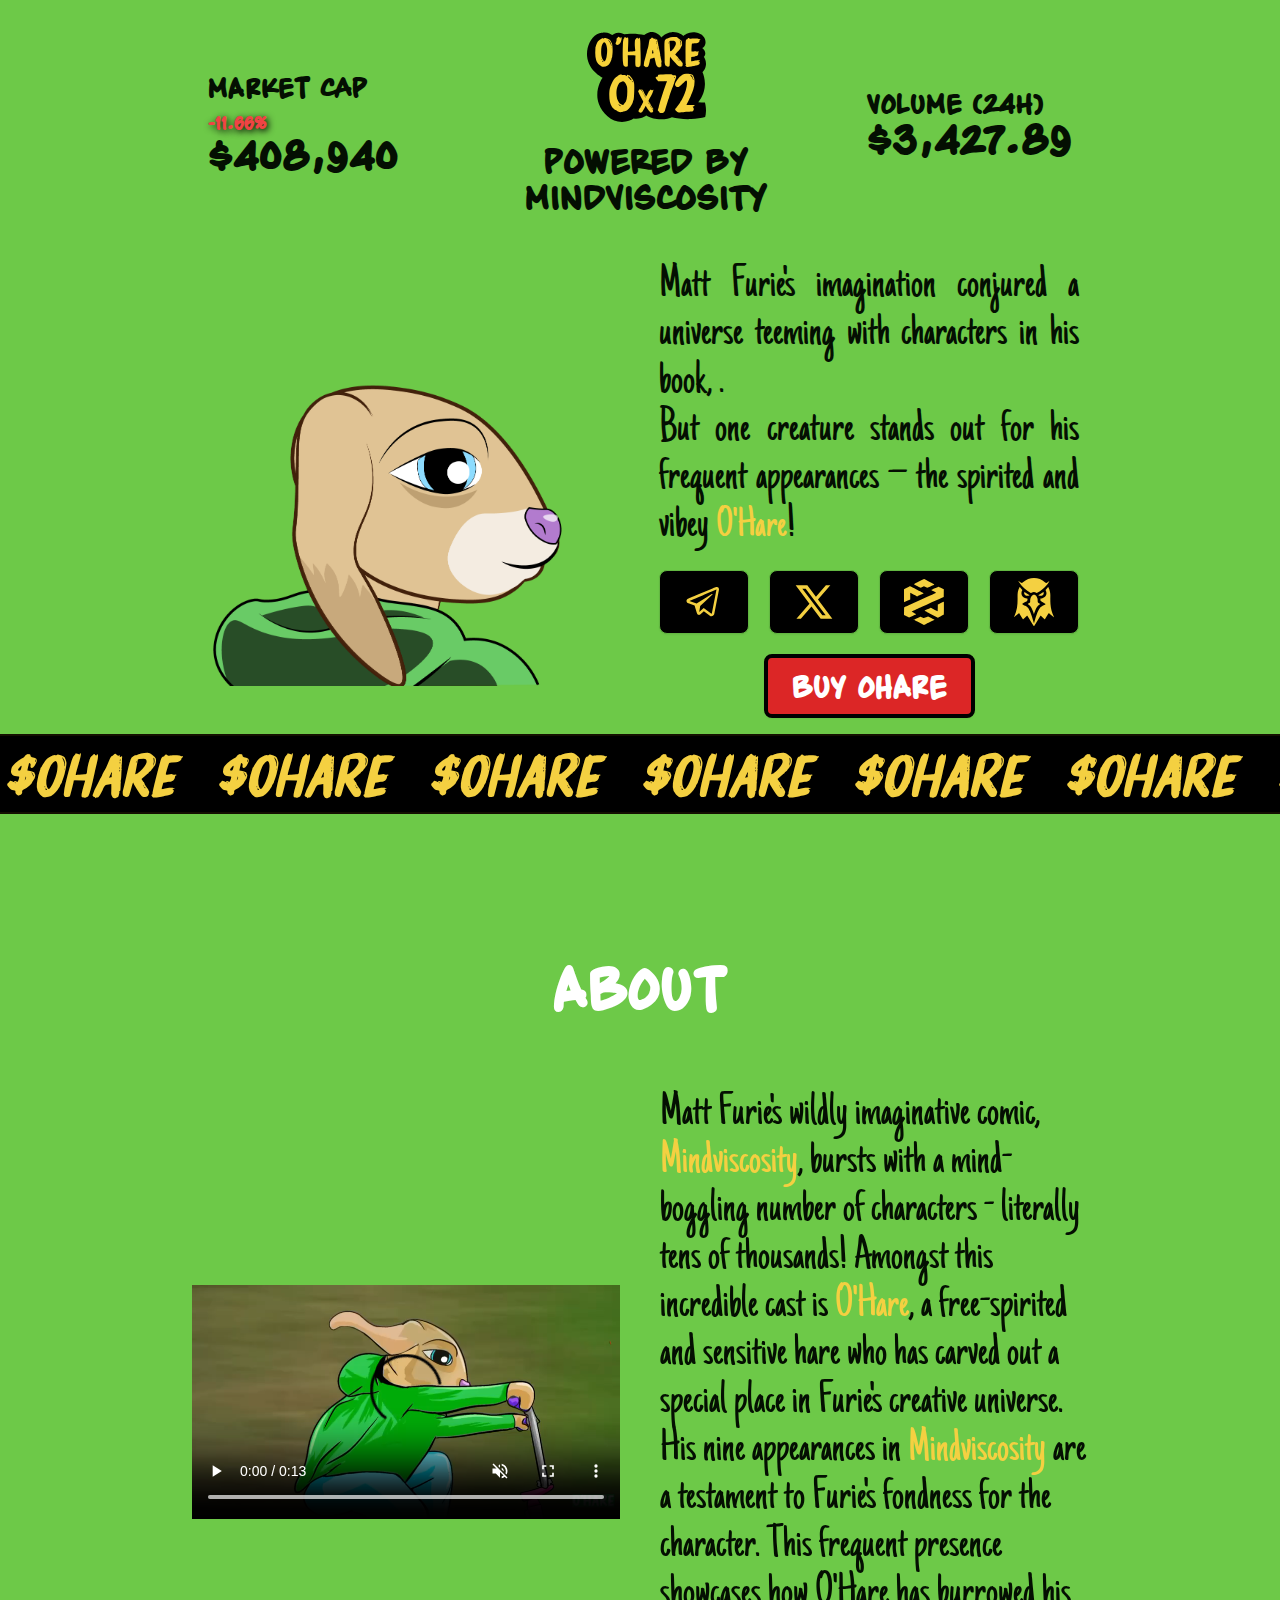
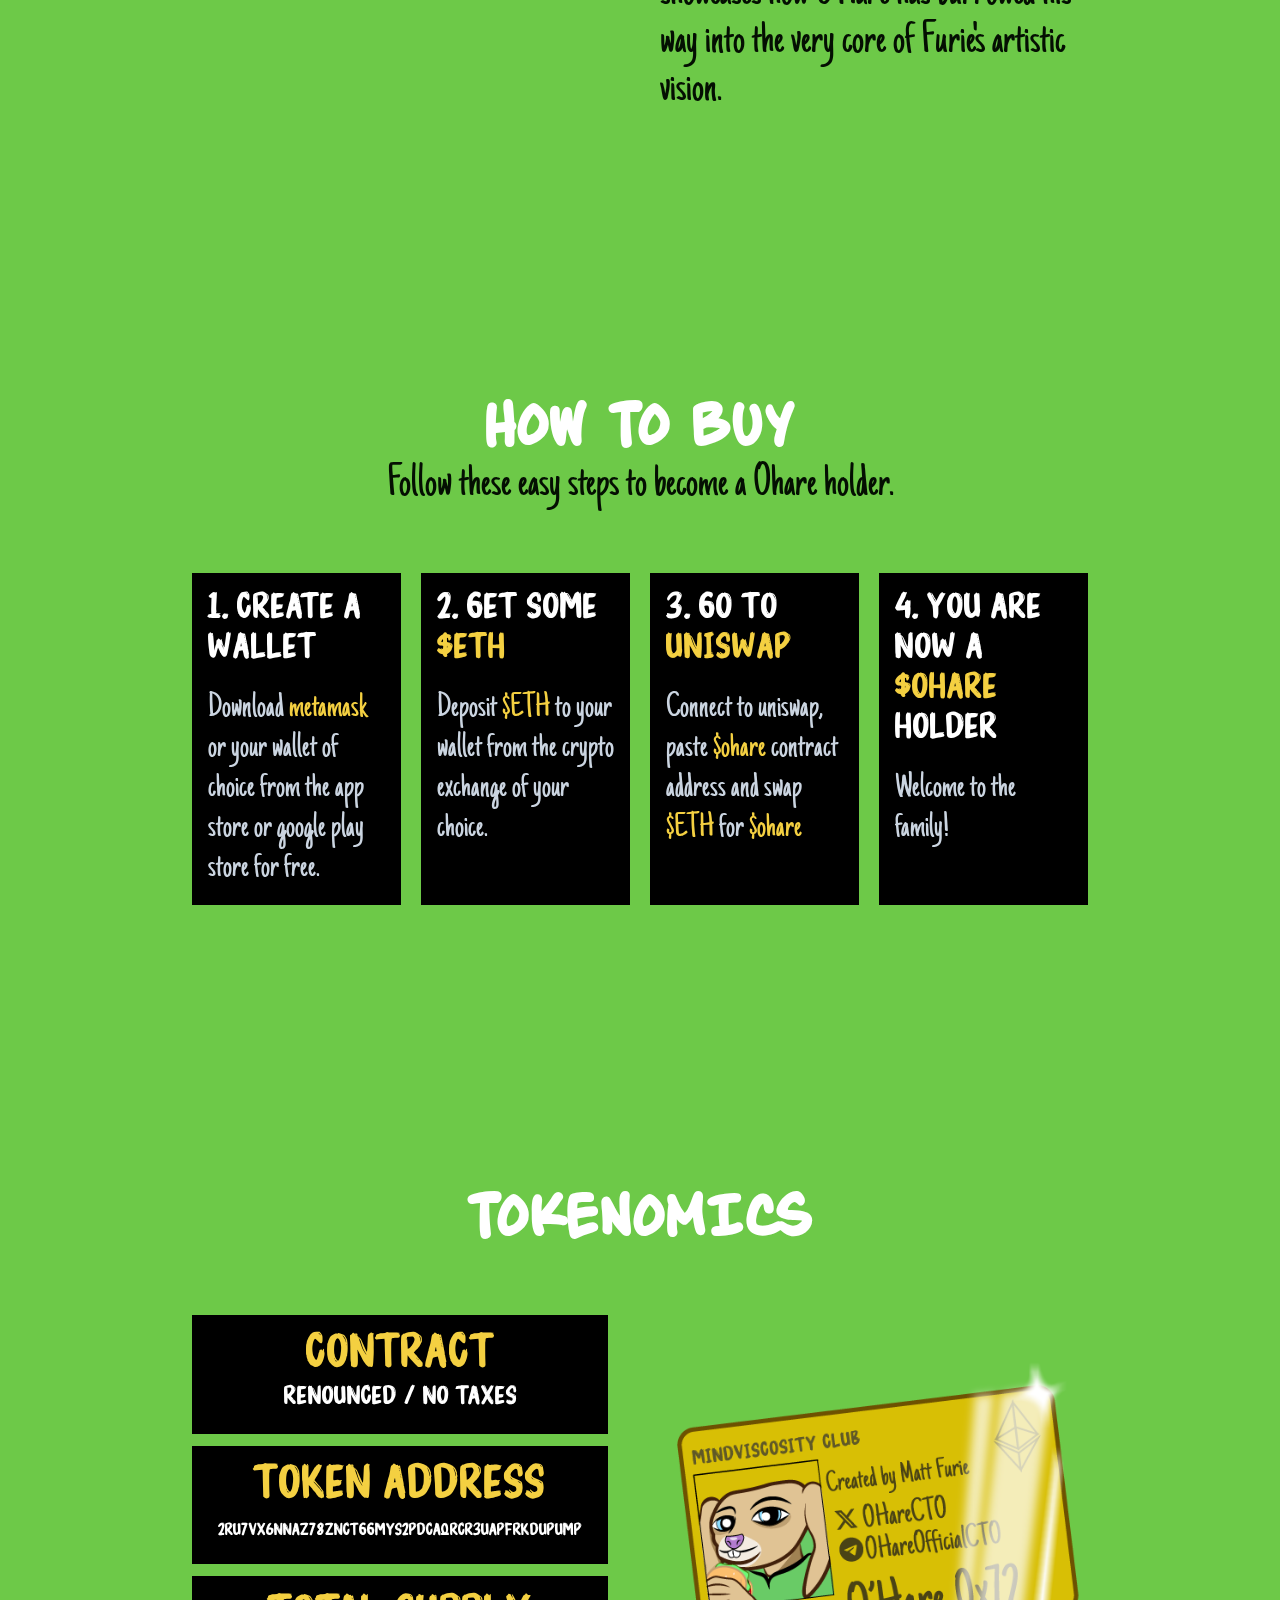
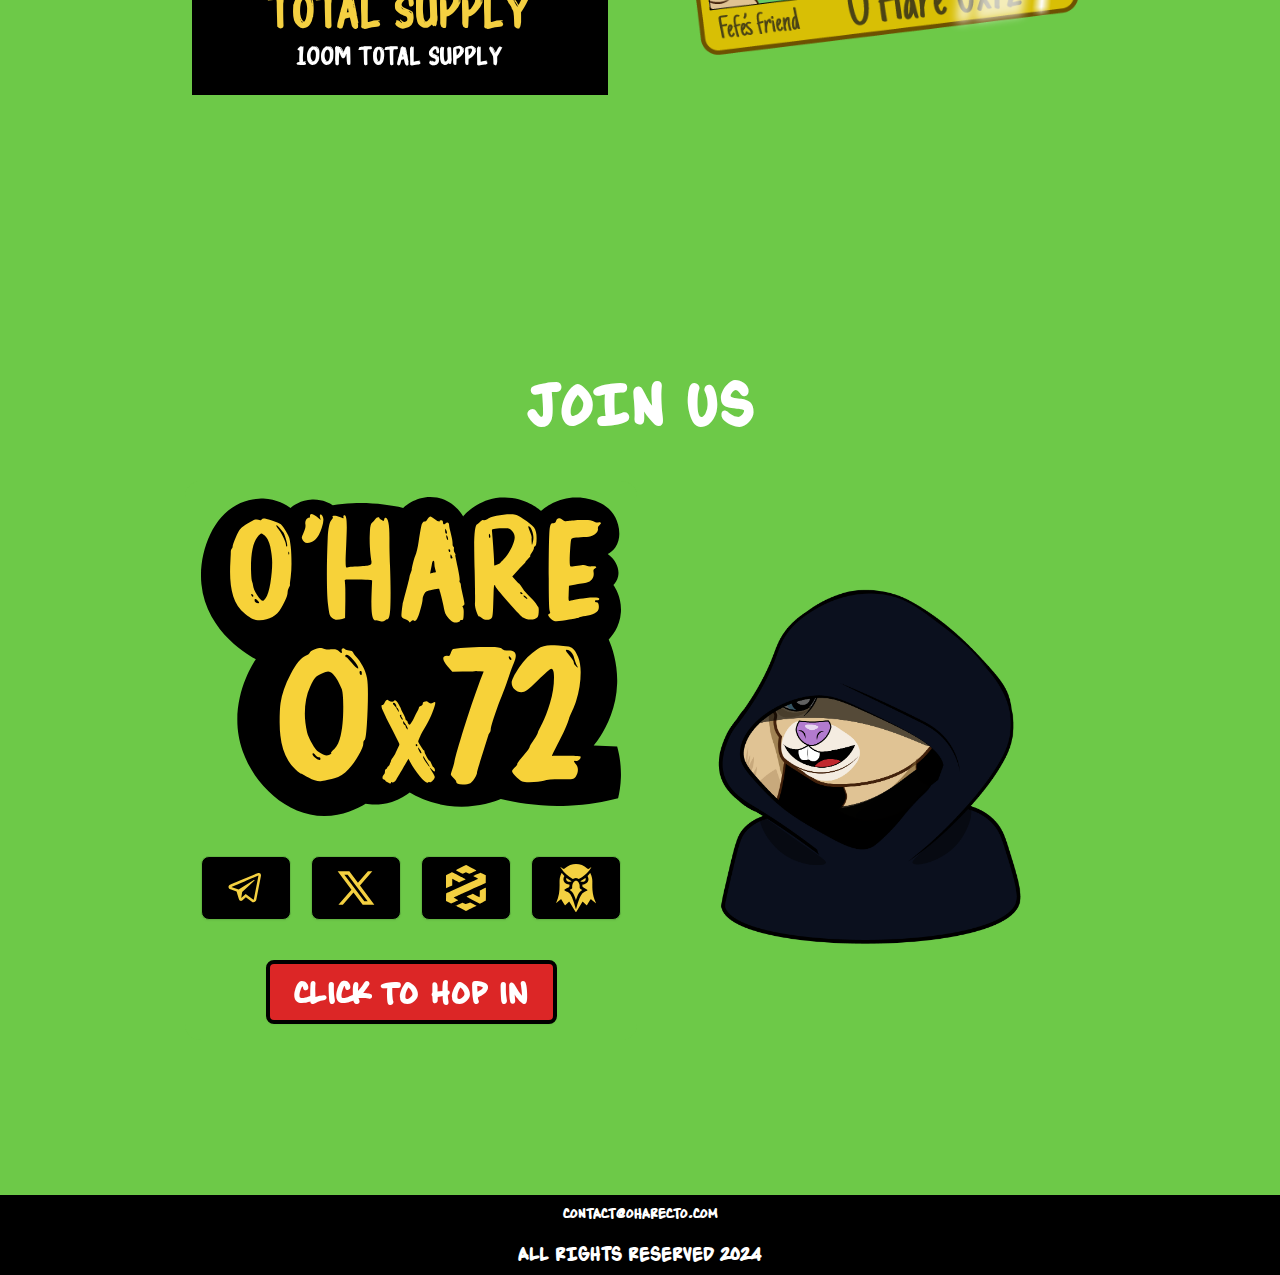
<file: index.html>
<!doctype html>
<html lang="en" data-theme="myTheme">


<!-- Mirrored from oharecto.com/ by HTTrack Website Copier/3.x [XR&CO'2014], Sun, 15 Dec 2024 15:40:30 GMT -->

<head>
	<meta charset="utf-8" />
	<title>$Ohare 0x72 | CTO</title>
	<link rel="preconnect" href="https://fonts.googleapis.com/">
	<link rel="preconnect" href="https://fonts.gstatic.com/" crossorigin>
	<link
		href="https://fonts.googleapis.com/css2?family=Inter:wght@100..900&amp;family=Roboto+Condensed:ital,wght@0,100..900;1,100..900&amp;display=swap"
		rel="stylesheet">

	<link rel="icon" href="logo.svg" />
	<meta name="viewport" content="width=device-width, initial-scale=1" />
	<meta property="og:title" content="$Ohare 0x72 | CTO" />
	<meta property="og:url" content="index.html" />
	<meta property="og:image" content="logo.svg" />


	<link href="_app/immutable/assets/0.C8jSBDyF.css" rel="stylesheet">
	<link href="_app/immutable/assets/2.AH5sw40b.css" rel="stylesheet">
</head>

<body data-sveltekit-preload-data="hover">
	<div style="display: contents">
		<div class="bg-base-100 text-w grid items-center justify-center p-4 w-full">
			<section class="w-[95vw] flex items-center justify-between lg:w-[70vw]"><a
					href="https://dexscreener.com/solana/6req4yswho5c5t6l5iu3cgkolvdktvymawzegy81jq9d"
					class="w-full items-center gap-10 grid place-items-center " target="_blank"
					rel="noopener noreferrer">
					<div class="flex md:hidden flex-col" data-svelte-h="svelte-er695f"><img
							src="_app/immutable/assets/logo.CaENs3H3.svg" class="h-[10vh]" alt="">
						<p class="font-Hare3">Powered by Mindviscosity</p>
					</div>
					<article class="font-Hare3 transition-all p-4 items-center flex w-full justify-between ">
						<div class="font-bold grid place-content-center">
							<p class="lg:text-2xl ">MARKET CAP <span
									class="text-base font-shadow font-black text-red-500 svelte-1alv5k4">-11.66%</span>
							</p>
							<p class="text-xl lg:text-4xl">$408,940</p>
						</div>
						<div class="hidden md:grid gap-5 place-items-center" data-svelte-h="svelte-zcsmou"><img
								src="_app/immutable/assets/logo.CaENs3H3.svg" class="h-[10vh]" alt="">
							<p class="text-3xl text-center ">Powered by Mindviscosity</p>
						</div>
						<div class="font-bold grid place-content-center">
							<p class="lg:text-2xl " data-svelte-h="svelte-1hzhi0b">VOLUME (24h)</p>
							<p class="text-xl lg:text-4xl">$3,427.89</p>
						</div>
					</article>
				</a></section>
		</div>
		<main class="overflow-hidden grid w-full items-center place-items-center">
			<div class="relative w-full grid place-items-center ">
				<section
					class="lg:!py-0 py-[9vh] lg:py-[15vh] grid container w-[90vw] lg:w-[70vw] justify-items-center">
					<div
						class="grid font-Hare1 gap-5 relative justify-items-center grid-cols-1 lg:grid-cols-2 items-center">
						<img src="_app/immutable/assets/Ohare-sideview-left.BKqB1CX8.png" class="hidden lg:block"
							alt="">
						<article class="p-4 flex flex-col items-center gap-5">
							<p class="text-justify paragraph" data-svelte-h="svelte-uitlih">Matt Furie&#39;s imagination
								conjured a universe teeming with characters in his book, .<br> But one
								creature stands out for his frequent appearances – the
								spirited and vibey <span
									class="text-primary md:text-[5vh] text-[25px]">O&#39;Hare</span>!</p>
							<article class="flex gap-2 lg:gap-5"><a href="https://t.me/OHareOfficialCTO"
									class="btn lg:btn-lg bg-black text-primary hover:btn-primary " target="_blank"
									rel="noopener noreferrer"><svg xmlns="http://www.w3.org/2000/svg"
										class="w-[2rem] lg:w-[2.5rem]" viewBox="0 0 32 32"
										telegram="https://t.me/OHareOfficialCTO"
										buy="https://app.uniswap.org/swap?&amp;inputCurrency=ETH&amp;outputCurrency=2ru7VX6NnaZ78znCtgGmYs2PdcAQRCr3UaPfRkDUpump&amp;use=V2"
										twitter="https://x.com/oharecto"
										dexscreener="https://dexscreener.com/solana/6req4yswho5c5t6l5iu3cgkolvdktvymawzegy81jq9d"
										ca="2ru7VX6NnaZ78znCtgGmYs2PdcAQRCr3UaPfRkDUpump"
										chart="https://www.dextools.io/app/en/ether/pair-explorer/0x3C571E3D3BE1C50e35453BB46c628100822A8195">
										<path fill="currentColor"
											d="M26.07 3.996a2.974 2.974 0 0 0-.933.223h-.004c-.285.113-1.64.683-3.7 1.547l-7.382 3.109c-5.297 2.23-10.504 4.426-10.504 4.426l.062-.024s-.359.118-.734.375a2.03 2.03 0 0 0-.586.567c-.184.27-.332.683-.277 1.11c.09.722.558 1.155.894 1.394c.34.242.664.355.664.355h.008l4.883 1.645c.219.703 1.488 4.875 1.793 5.836c.18.574.355.933.574 1.207c.106.14.23.257.379.351a1.119 1.119 0 0 0 .246.106l-.05-.012c.015.004.027.016.038.02c.04.011.067.015.118.023c.773.234 1.394-.246 1.394-.246l.035-.028l2.883-2.625l4.832 3.707l.11.047c1.007.442 2.027.196 2.566-.238c.543-.437.754-.996.754-.996l.035-.09l3.734-19.129c.106-.472.133-.914.016-1.343a1.807 1.807 0 0 0-.781-1.047a1.872 1.872 0 0 0-1.067-.27m-.101 2.05c-.004.063.008.056-.02.177v.011l-3.699 18.93c-.016.027-.043.086-.117.145c-.078.062-.14.101-.465-.028l-5.91-4.531l-3.57 3.254l.75-4.79l9.656-9c.398-.37.265-.448.265-.448c.028-.454-.601-.133-.601-.133l-12.176 7.543l-.004-.02l-5.836-1.965v-.004l-.015-.003a.27.27 0 0 0 .03-.012l.032-.016l.031-.011s5.211-2.196 10.508-4.426c2.652-1.117 5.324-2.242 7.379-3.11a807.312 807.312 0 0 1 3.66-1.53c.082-.032.043-.032.102-.032z">
										</path>
									</svg></a> <a href="https://x.com/oharecto"
									class="btn lg:btn-lg bg-black text-primary hover:btn-primary " target="_blank"
									rel="noopener noreferrer"><svg xmlns="http://www.w3.org/2000/svg"
										class="w-[2rem] lg:w-[2.5rem]" viewBox="0 0 24 24"
										telegram="https://t.me/OHareOfficialCTO"
										buy="https://app.uniswap.org/swap?&amp;inputCurrency=ETH&amp;outputCurrency=2ru7VX6NnaZ78znCtgGmYs2PdcAQRCr3UaPfRkDUpump&amp;use=V2"
										twitter="https://x.com/oharecto"
										dexscreener="https://dexscreener.com/solana/6req4yswho5c5t6l5iu3cgkolvdktvymawzegy81jq9d"
										ca="2ru7VX6NnaZ78znCtgGmYs2PdcAQRCr3UaPfRkDUpump"
										chart="https://www.dextools.io/app/en/ether/pair-explorer/0x3C571E3D3BE1C50e35453BB46c628100822A8195">
										<path fill="currentColor"
											d="M8 2H1l8.26 11.015L1.45 22H4.1l6.388-7.349L16 22h7l-8.608-11.478L21.8 2h-2.65l-5.986 6.886zm9 18L5 4h2l12 16z">
										</path>
									</svg></a> <a
									href="https://www.dextools.io/app/en/ether/pair-explorer/0x3C571E3D3BE1C50e35453BB46c628100822A8195"
									class="btn lg:btn-lg bg-black text-primary hover:btn-primary " target="_blank"
									rel="noopener noreferrer"><svg fill="none" viewBox="0 -.058 754.779 867.058"
										class="w-[2rem] lg:w-[2.5rem]" xmlns="http://www.w3.org/2000/svg">
										<path clip-rule="evenodd"
											d="m280.395 49.025c-51.649 26.905-93.905 49.672-93.896 50.598.023 2.39 123.959 65.156 128.358 65.003 2.001-.067 16.517-6.749 32.256-14.847l28.621-14.721 31.258 16.067 31.256 16.07 51.188-23.001c77.13-34.659 85.141-38.457 83.885-39.733-1.666-1.693-29.331-16.555-104.388-56.07-36.274-19.098-71.481-37.823-78.24-41.612-6.758-3.789-13.21-6.837-14.337-6.778s-44.311 22.12-95.961 49.024zm-226.532 117.306-53.766 27.772v121.886c0 67.038.706 121.885 1.572 121.885.863 0 27.316-11.467 58.783-25.482l57.213-25.482v-128.476l27.958 15.232a33224.294 33224.294 0 0 0 64.671 35.109l36.712 19.877 16.336-7.387a3822.03 3822.03 0 0 0 30.674-14.056c7.885-3.672 27.241-12.39 43.012-19.377 15.771-6.99 30.37-14.019 32.44-15.621 2.75-2.128-30.782-20.658-124.025-68.54-70.285-36.093-130.046-65.509-132.802-65.368s-29.206 12.752-58.778 28.028zm529.148 7.799c-36.618 16.531-66.604 30.717-66.638 31.526-.032.808 19.926 12.675 44.354 26.367 24.426 13.695 44.412 25.632 44.412 26.531 0 .897-21.615 11.37-48.03 23.278-26.419 11.905-93.194 42.061-148.393 67.014l-184.954 83.602c-46.525 21.032-88.462 39.989-93.193 42.132-95.03 43.019-121.15 54.956-124.737 57.005-3.607 2.063-4.424 14.048-5.066 74.201l-.766 71.744 48.08 24.498 48.079 24.497 66.669-30.088c36.669-16.547 66.669-30.953 66.669-32.014 0-1.058-6.776-5.473-15.054-9.815-8.282-4.342-25.378-13.954-37.995-21.364-12.616-7.411-25.196-14.21-27.958-15.112-2.761-.899-4.98-2.472-4.935-3.498.046-1.023 29.404-14.968 65.236-30.991 69.597-31.117 122.858-55.1 237.202-106.809a305577.39 305577.39 0 0 1 153.411-69.31c44.948-20.288 97.208-43.983 116.134-52.655l34.41-15.767.765-72.561.769-72.558-48.765-25.03c-26.822-13.765-49.748-24.994-50.95-24.953-1.201.038-32.141 13.595-68.756 30.13zm153.872 261.772c-7.186 3.51-21.38 10.082-31.542 14.603s-29.446 13.222-42.852 19.339l-24.374 11.117-.556 63.702c-.307 35.035-1.597 63.545-2.867 63.36-2.885-.429-48.567-23.857-94.487-48.463-33.143-17.757-35.225-18.463-43.013-14.606-4.502 2.231-31.413 14.3-59.801 26.825-28.389 12.523-52.541 23.587-53.677 24.589-1.133 1 56.002 31.967 126.97 68.819l129.029 67.003 55.119-28.513c30.312-15.68 56.088-29.983 57.275-31.782 2.672-4.045 2.443-242.93-.232-242.607-1.058.127-7.806 3.104-14.992 6.614zm-305.227 280.391a25013.26 25013.26 0 0 0 -28.675 12.349c-28.856 12.484-23.201 12.898-57.531-4.192-22.865-11.382-32.721-14.894-36.999-13.189-3.209 1.278-30.826 13.703-61.376 27.61-30.548 13.907-56.602 25.285-57.898 25.285-12.817 0 8.491 12.731 90.714 54.207l96.428 48.637 40.572-20.03c22.315-11.017 67.323-33.078 100.021-49.024 32.695-15.95 59.042-29.413 58.549-29.921-.497-.506-27.893-14.574-60.883-31.262l-59.982-30.338z"
											fill="currentColor" fill-rule="evenodd"></path>
									</svg></a> <a
									href="https://dexscreener.com/solana/6req4yswho5c5t6l5iu3cgkolvdktvymawzegy81jq9d"
									class="btn lg:btn-lg bg-black text-primary hover:btn-primary " target="_blank"
									rel="noopener noreferrer"><svg id="Capa_1" data-name="Capa 1"
										xmlns="http://www.w3.org/2000/svg" class="w-[2rem] lg:w-[2.5rem]"
										viewBox="0 0 261.98 316.77">
										<path fill="currentColor" class="cls-1"
											d="M0,256.75c9.1-20.22,15.67-40.87,19.55-62.41,3.32-18.44,3.72-37.06,3.88-55.71.13-15.47-1-31,1.7-46.36,1.94-11.06,5.96-21.43,11.06-31.41,1.16-2.28,2.1-1.53,3.18-.08,4.29,5.73,8.64,11.42,13.78,16.43,2,1.94.78,3.63-.1,5.38-3.12,6.22-4.77,12.76-4.32,19.74,1.17,18.2,16.83,30.77,36.01,32.3,3.32.27,3.5.8,3.83,4.12.95,9.42-3.77,13.99-11.54,17.61-6.91,3.22-13.21,7.73-19.96,11.32-3.85,2.05-3.06,3.41.02,5.11,6.84,3.78,13.53,7.86,20.54,11.29,9.64,4.71,15.67,12.65,20.7,21.62,9.91,17.66,15.99,36.82,21.79,56.08,3.29,10.94,6.47,21.91,9.81,33.21,2.51-1.37,2.57-3.46,3.1-5.22,6.3-21.19,11.92-42.59,20.21-63.14,4.36-10.8,9.32-21.28,16.37-30.72,6.5-8.7,16.24-12.46,25.06-17.68,3.15-1.86,6.41-3.52,9.65-5.23,3.16-1.67,3.48-3.05.03-4.97-8.87-4.92-17.54-10.2-26.44-15.06-3.16-1.72-4.81-3.72-4.41-7.4.38-3.44-2.55-7.37-.57-10.08,1.91-2.62,6.25-.63,9.48-1.48,13.98-3.68,25.31-10.39,29.18-25.47,2.14-8.35,1.09-16.58-2.94-24.21-1.8-3.4-1.95-5.6,1.1-8.6,5.08-4.99,9.54-10.62,13.43-16.72,2.25.63,2.5,2.64,3.24,4.15,7.75,15.77,11.71,32.38,11.68,50.03-.03,18.81-.6,37.62.77,56.43,2.12,29.01,9.17,56.68,21.53,83,.56,1.19,1.06,2.42,1.56,3.64.04.09-.14.28-.52.95-8.29-6.67-16.5-13.29-24.74-19.87-2.99-2.38-6.18-6.63-9.06-6.45-3.11.19-4.4,5.65-6.41,8.84-6.04,9.56-12.01,19.18-17.78,28.91-1.71,2.88-2.78,2.83-5.06.59-6.78-6.64-13.86-12.97-20.65-19.6-2.79-2.72-4.23-2.85-6.46.82-12.48,20.65-25.23,41.13-37.9,61.67-.85,1.38-1.77,2.73-3,4.62-6.21-10.03-12.16-19.6-18.06-29.19-7.67-12.46-15.35-24.92-22.91-37.45-1.91-3.17-3.3-3.6-6.15-.72-6.8,6.85-14.11,13.18-20.96,19.99-2.51,2.5-3.37,1.79-4.92-.81-6.99-11.71-14.26-23.25-21.22-34.97-1.93-3.25-3.26-3.58-6.29-1.04-9.8,8.24-19.9,16.14-29.88,24.17Z">
										</path>
										<path fill="currentColor" class="cls-1"
											d="M29.35,17.57c4.39,5.54,9.19,9.33,14.63,12.29,6.64,3.61,9,3.34,14.47-1.6,42.02-38.02,104.45-37.67,145.88,1.03,3.53,3.29,6.5,3.84,10.6,1.89,5.76-2.74,10.86-6.38,15.89-11.35-.13,3.57-1.79,5.81-3.09,8.09-10.53,18.33-25.25,32.94-41.42,46.21-10.7,8.78-22.11,16.53-34.43,22.9-2.33,1.2-4.03,1.14-6.35-.25-10.17-6.11-20.48-6.07-30.63.19-1.67,1.03-3.08,1.6-5.03.53-31.03-16.93-57.7-38.66-76.34-69.22-1.64-2.69-2.87-5.62-4.25-8.46-.12-.25.01-.63.08-2.24Z">
										</path>
										<path fill="currentColor" class="cls-1"
											d="M172.12,169.87c-26.04,15.35-32.99,41.5-41.59,68-2.21-6.76-4-12.49-5.96-18.17-4.68-13.58-10.26-26.67-20.27-37.39-3.66-3.92-7.72-7.33-12.21-10.23-2.17-1.4-2.58-2.29.04-3.6,2.67-1.33,5.08-3.31,7.84-4.34,4.96-1.86,6.09-5.45,5.99-10.24-.23-11.6.58-23.04,7.64-32.94,10.69-14.99,25.62-14.42,35.35,1.32,4.98,8.06,7.13,17.11,6.18,26.28-.99,9.65,2.91,15.05,11.37,18.28,1.68.64,3.2,1.71,5.61,3.03Z">
										</path>
										<path fill="currentColor" class="cls-1"
											d="M102.5,112.97c-10.07,4.67-19.29,5.3-28.36.13-6.76-3.85-9.15-11.9-6.26-19.07.83-2.05,1.77-2.16,3.26-.94,9.41,7.67,20.01,13.48,31.36,19.89Z">
										</path>
										<path fill="currentColor" class="cls-1"
											d="M158.74,113.3c11.44-6.41,21.91-12.22,31.25-19.75,2.78-2.24,3.28-.5,3.92,1.59,2.09,6.84-.16,13.43-6.37,17.39-9.06,5.78-18.42,5.08-28.8.78Z">
										</path>
									</svg></a></article> <a
								href="https://app.uniswap.org/swap?&amp;inputCurrency=ETH&amp;outputCurrency=2ru7VX6NnaZ78znCtgGmYs2PdcAQRCr3UaPfRkDUpump&amp;use=V2"
								target="_blank"
								class="border-4 font-Hare3 border-black btn-lg text-white bg-red-600 text-[20px] md:text-[3vh] btn btn-accent"
								rel="noopener noreferrer">
								<p data-svelte-h="svelte-4wsn8n">BUY OHARE</p>
							</a>
						</article> <img src="_app/immutable/assets/Ohare-sideview-left.BKqB1CX8.png"
							class="block lg:hidden" alt="">
					</div>
				</section>
			</div>
			<div class="overflow-hidden">
				<div
					class="bg-accent text-6xl font-Hare2 track text text-primary border-y-2 border-primary-content pt-4 z--10 w-max flex">
					<div class="move flex italic  svelte-1mogfex">
						<div class="pr-10">
							<p class="">$OHARE</p>
						</div>
						<div class="pr-10">
							<p class="">$OHARE</p>
						</div>
						<div class="pr-10">
							<p class="">$OHARE</p>
						</div>
						<div class="pr-10">
							<p class="">$OHARE</p>
						</div>
						<div class="pr-10">
							<p class="">$OHARE</p>
						</div>
						<div class="pr-10">
							<p class="">$OHARE</p>
						</div>
						<div class="pr-10">
							<p class="">$OHARE</p>
						</div>
						<div class="pr-10">
							<p class="">$OHARE</p>
						</div>
						<div class="pr-10">
							<p class="">$OHARE</p>
						</div>
						<div class="pr-10">
							<p class="">$OHARE</p>
						</div>
						<div class="pr-10">
							<p class="">$OHARE</p>
						</div>
						<div class="pr-10">
							<p class="">$OHARE</p>
						</div>
						<div class="pr-10">
							<p class="">$OHARE</p>
						</div>
						<div class="pr-10">
							<p class="">$OHARE</p>
						</div>
						<div class="pr-10">
							<p class="">$OHARE</p>
						</div>
						<div class="pr-10">
							<p class="">$OHARE</p>
						</div>
						<div class="pr-10">
							<p class="">$OHARE</p>
						</div>
						<div class="pr-10">
							<p class="">$OHARE</p>
						</div>
						<div class="pr-10">
							<p class="">$OHARE</p>
						</div>
						<div class="pr-10">
							<p class="">$OHARE</p>
						</div>
						<div class="pr-10">
							<p class="">$OHARE</p>
						</div>
						<div class="pr-10">
							<p class="">$OHARE</p>
						</div>
						<div class="pr-10">
							<p class="">$OHARE</p>
						</div>
						<div class="pr-10">
							<p class="">$OHARE</p>
						</div>
						<div class="pr-10">
							<p class="">$OHARE</p>
						</div>
						<div class="pr-10">
							<p class="">$OHARE</p>
						</div>
						<div class="pr-10">
							<p class="">$OHARE</p>
						</div>
						<div class="pr-10">
							<p class="">$OHARE</p>
						</div>
						<div class="pr-10">
							<p class="">$OHARE</p>
						</div>
						<div class="pr-10">
							<p class="">$OHARE</p>
						</div>
					</div>
					<div aria-hidden="true" class="move italic flex  svelte-1mogfex">
						<div class="pr-10">$OHARE</div>
						<div class="pr-10">$OHARE</div>
						<div class="pr-10">$OHARE</div>
						<div class="pr-10">$OHARE</div>
						<div class="pr-10">$OHARE</div>
						<div class="pr-10">$OHARE</div>
						<div class="pr-10">$OHARE</div>
						<div class="pr-10">$OHARE</div>
						<div class="pr-10">$OHARE</div>
						<div class="pr-10">$OHARE</div>
						<div class="pr-10">$OHARE</div>
						<div class="pr-10">$OHARE</div>
						<div class="pr-10">$OHARE</div>
						<div class="pr-10">$OHARE</div>
						<div class="pr-10">$OHARE</div>
						<div class="pr-10">$OHARE</div>
						<div class="pr-10">$OHARE</div>
						<div class="pr-10">$OHARE</div>
						<div class="pr-10">$OHARE</div>
						<div class="pr-10">$OHARE</div>
						<div class="pr-10">$OHARE</div>
						<div class="pr-10">$OHARE</div>
						<div class="pr-10">$OHARE</div>
						<div class="pr-10">$OHARE</div>
						<div class="pr-10">$OHARE</div>
						<div class="pr-10">$OHARE</div>
						<div class="pr-10">$OHARE</div>
						<div class="pr-10">$OHARE</div>
						<div class="pr-10">$OHARE</div>
						<div class="pr-10">$OHARE</div>
					</div>
				</div>
			</div>
			<div class="w-full grid place-items-center bg-base-100">
				<section class=" py-[9vh] lg:py-[15vh] grid container w-[90vw] lg:w-[70vw] justify-items-center">
					<div class="grid gap-16 justify-items-center" data-svelte-h="svelte-1bdh2h">
						<h1 class="font-Hare3 font-thin text-center h1 text-white">ABOUT</h1>
						<div class="grid items-center xl:grid-cols-2 gap-10"><video
								src="_app/immutable/assets/about-video.D-2zGf56.mp4" controls muted autoplay
								alt="he's in the books!"></video>
							<p class="paragraph font-Hare1">Matt Furie&#39;s wildly imaginative comic, <span
									class="text-primary">Mindviscosity</span>,
								bursts with a mind-boggling number of characters - literally tens of thousands! Amongst
								this
								incredible cast is <span class="text-primary">O&#39;Hare</span>, a free-spirited and
								sensitive
								hare who has carved out a special place in Furie&#39;s creative universe. <br> His nine
								appearances in <span class="text-primary">Mindviscosity</span> are a testament to
								Furie&#39;s fondness
								for the character. This frequent presence showcases how O&#39;Hare has burrowed his way
								into the very
								core of Furie&#39;s artistic vision.</p>
						</div>
					</div>
				</section>
			</div>
			<div class="relative w-full grid place-items-center ">
				<section class=" py-[9vh] lg:py-[15vh] grid container w-[90vw] lg:w-[70vw] justify-items-center">
					<div class="grid gap-16 w-full justify-items-center">
						<div data-svelte-h="svelte-pyp8wx">
							<h1 class="font-Hare3 font-thin text-center h1 text-white">How to buy</h1>
							<p class="paragraph font-Hare1 text-center ">Follow these easy steps to become a Ohare
								holder.</p>
						</div>
						<div class="grid xl:grid-cols-4 gap-5 w-full">
							<div class="bg-black text-white flex flex-col content-between gap-5 p-4">
								<h4 class="text-3xl lg:text-4xl font-Hare2"><span slot="title"
										data-svelte-h="svelte-sf0jqc">1. create a wallet</span></h4>
								<p class="font-Hare1 text-3xl lg:text-4xl text-slate-300"><span slot="text"
										data-svelte-h="svelte-xuvr8o">Download <a href="https://metamask.io/"
											target="_blank" class="text-primary" rel="noopener noreferrer">metamask</a>
										or your wallet of choice from the app store or google play store for
										free.</span></p>
							</div>
							<div class="bg-black text-white flex flex-col content-between gap-5 p-4">
								<h4 class="text-3xl lg:text-4xl font-Hare2"><span slot="title"
										data-svelte-h="svelte-1kqp0dy">2. get some <span
											class="text-primary">$ETH</span></span></h4>
								<p class="font-Hare1 text-3xl lg:text-4xl text-slate-300"><span slot="text"
										data-svelte-h="svelte-tfr6ue">Deposit <span class="text-primary">$ETH</span> to
										your wallet from the crypto exchange of your choice.</span></p>
							</div>
							<div class="bg-black text-white flex flex-col content-between gap-5 p-4">
								<h4 class="text-3xl lg:text-4xl font-Hare2"><span slot="title">3. Go to <a
											href="https://app.uniswap.org/swap?&amp;inputCurrency=ETH&amp;outputCurrency=2ru7VX6NnaZ78znCtgGmYs2PdcAQRCr3UaPfRkDUpump&amp;use=V2"
											target="_blank" class="text-primary"
											rel="noopener noreferrer">Uniswap</a></span></h4>
								<p class="font-Hare1 text-3xl lg:text-4xl text-slate-300"><span slot="text"
										data-svelte-h="svelte-qsinv">Connect to uniswap, paste <span
											class="text-primary">$ohare</span> contract address and swap <span
											class="text-primary">$ETH</span> for <span
											class="text-primary">$ohare</span></span></p>
							</div>
							<div class="bg-black text-white flex flex-col content-between gap-5 p-4">
								<h4 class="text-3xl lg:text-4xl font-Hare2"><span class="" slot="title"
										data-svelte-h="svelte-1wreddh">4. You are now a <span
											class="text-primary">$ohare</span> holder</span></h4>
								<p class="font-Hare1 text-3xl lg:text-4xl text-slate-300"><span slot="text"
										data-svelte-h="svelte-1ra8ul9">Welcome to the family!</span></p>
							</div>
						</div>
					</div>
				</section>
			</div>
			<div class="w-full h-max grid place-items-center ">
				<section class="  py-[9vh] lg:py-[15vh] grid container w-[90vw] lg:w-[70vw] justify-items-center">
					<div class="grid lg:grid-cols-2 w-full gap-16 place-items-center">
						<h1 class="lg:col-span-2 text-center text-[12vw] lg:h1 font-Hare3 uppercase text-white"
							data-svelte-h="svelte-1xi86tg">Tokenomics</h1>
						<div class="grid gap-3 w-full ">
							<div
								class="grid uppercase text-white bg-accent p-4 overflow-hidden justify-items-center text-center">
								<h1 class="font-Hare2 text-primary paragraph "><span slot="title"
										data-svelte-h="svelte-2bvfkn">contract</span></h1>
								<p class="font-Hare2 text-[4vw] md:text-[2vw] "><span slot="text"
										data-svelte-h="svelte-ptcx08">Renounced / no taxes</span></p>
							</div>
							<div
								class="grid uppercase text-white bg-accent p-4 overflow-hidden justify-items-center text-center">
								<h1 class="font-Hare2 text-primary paragraph "><span slot="title"
										data-svelte-h="svelte-11ij8a0">Token address</span></h1>
								<p class="font-Hare2 text-[4vw] md:text-[2vw] "><span slot="text"
										class="lg:text-[1.3vw] ">2ru7VX6NnaZ78znCtgGmYs2PdcAQRCr3UaPfRkDUpump</span></p>
							</div>
							<div
								class="grid uppercase text-white bg-accent p-4 overflow-hidden justify-items-center text-center">
								<h1 class="font-Hare2 text-primary paragraph "><span slot="title"
										data-svelte-h="svelte-kv5ons">total supply</span></h1>
								<p class="font-Hare2 text-[4vw] md:text-[2vw] "><span slot="text"
										data-svelte-h="svelte-hucagn">100m total supply</span></p>
							</div>
						</div> <img src="_app/immutable/assets/id-card.BQJ61v2a.png" alt="">
					</div>
				</section>
			</div>
			<div class="relative w-full grid place-items-center">
				<section class=" py-[9vh] lg:py-[15vh] grid container w-[90vw] lg:w-[70vw] justify-items-center">
					<div
						class="grid gap-5 relative justify-items-center grid-cols-1 lg:grid-cols-2 place-items-center items-center">
						<h1 class="h1 text-white font-Hare3 font-thin lg:col-span-2" data-svelte-h="svelte-14tse4c">join
							us</h1>
						<div class="p-5 lg:grid">
							<article
								class="p-4 card bg-opacity-70 backdrop-blur items-center gap-5 md:gap-10 bg-base-100">
								<img src="_app/immutable/assets/logo.CaENs3H3.svg" class="" alt="">
								<article class="flex gap-2 lg:gap-5"><a href="https://t.me/OHareOfficialCTO"
										class="btn lg:btn-lg bg-black text-primary hover:btn-primary " target="_blank"
										rel="noopener noreferrer"><svg xmlns="http://www.w3.org/2000/svg"
											class="w-[2rem] lg:w-[2.5rem] svelte-51tw96" viewBox="0 0 32 32"
											telegram="https://t.me/OHareOfficialCTO"
											buy="https://app.uniswap.org/swap?&amp;inputCurrency=ETH&amp;outputCurrency=2ru7VX6NnaZ78znCtgGmYs2PdcAQRCr3UaPfRkDUpump&amp;use=V2"
											twitter="https://x.com/oharecto"
											dexscreener="https://dexscreener.com/solana/6req4yswho5c5t6l5iu3cgkolvdktvymawzegy81jq9d"
											ca="2ru7VX6NnaZ78znCtgGmYs2PdcAQRCr3UaPfRkDUpump"
											chart="https://www.dextools.io/app/en/ether/pair-explorer/0x3C571E3D3BE1C50e35453BB46c628100822A8195">
											<path fill="currentColor"
												d="M26.07 3.996a2.974 2.974 0 0 0-.933.223h-.004c-.285.113-1.64.683-3.7 1.547l-7.382 3.109c-5.297 2.23-10.504 4.426-10.504 4.426l.062-.024s-.359.118-.734.375a2.03 2.03 0 0 0-.586.567c-.184.27-.332.683-.277 1.11c.09.722.558 1.155.894 1.394c.34.242.664.355.664.355h.008l4.883 1.645c.219.703 1.488 4.875 1.793 5.836c.18.574.355.933.574 1.207c.106.14.23.257.379.351a1.119 1.119 0 0 0 .246.106l-.05-.012c.015.004.027.016.038.02c.04.011.067.015.118.023c.773.234 1.394-.246 1.394-.246l.035-.028l2.883-2.625l4.832 3.707l.11.047c1.007.442 2.027.196 2.566-.238c.543-.437.754-.996.754-.996l.035-.09l3.734-19.129c.106-.472.133-.914.016-1.343a1.807 1.807 0 0 0-.781-1.047a1.872 1.872 0 0 0-1.067-.27m-.101 2.05c-.004.063.008.056-.02.177v.011l-3.699 18.93c-.016.027-.043.086-.117.145c-.078.062-.14.101-.465-.028l-5.91-4.531l-3.57 3.254l.75-4.79l9.656-9c.398-.37.265-.448.265-.448c.028-.454-.601-.133-.601-.133l-12.176 7.543l-.004-.02l-5.836-1.965v-.004l-.015-.003a.27.27 0 0 0 .03-.012l.032-.016l.031-.011s5.211-2.196 10.508-4.426c2.652-1.117 5.324-2.242 7.379-3.11a807.312 807.312 0 0 1 3.66-1.53c.082-.032.043-.032.102-.032z">
											</path>
										</svg></a> <a href="https://x.com/oharecto"
										class="btn lg:btn-lg bg-black text-primary hover:btn-primary " target="_blank"
										rel="noopener noreferrer"><svg xmlns="http://www.w3.org/2000/svg"
											class="w-[2rem] lg:w-[2.5rem] svelte-51tw96" viewBox="0 0 24 24"
											telegram="https://t.me/OHareOfficialCTO"
											buy="https://app.uniswap.org/swap?&amp;inputCurrency=ETH&amp;outputCurrency=2ru7VX6NnaZ78znCtgGmYs2PdcAQRCr3UaPfRkDUpump&amp;use=V2"
											twitter="https://x.com/oharecto"
											dexscreener="https://dexscreener.com/solana/6req4yswho5c5t6l5iu3cgkolvdktvymawzegy81jq9d"
											ca="2ru7VX6NnaZ78znCtgGmYs2PdcAQRCr3UaPfRkDUpump"
											chart="https://www.dextools.io/app/en/ether/pair-explorer/0x3C571E3D3BE1C50e35453BB46c628100822A8195">
											<path fill="currentColor"
												d="M8 2H1l8.26 11.015L1.45 22H4.1l6.388-7.349L16 22h7l-8.608-11.478L21.8 2h-2.65l-5.986 6.886zm9 18L5 4h2l12 16z">
											</path>
										</svg></a> <a
										href="https://www.dextools.io/app/en/ether/pair-explorer/0x3C571E3D3BE1C50e35453BB46c628100822A8195"
										class="btn lg:btn-lg bg-black text-primary hover:btn-primary " target="_blank"
										rel="noopener noreferrer"><svg fill="none" viewBox="0 -.058 754.779 867.058"
											class="w-[2rem] lg:w-[2.5rem]" xmlns="http://www.w3.org/2000/svg">
											<path clip-rule="evenodd"
												d="m280.395 49.025c-51.649 26.905-93.905 49.672-93.896 50.598.023 2.39 123.959 65.156 128.358 65.003 2.001-.067 16.517-6.749 32.256-14.847l28.621-14.721 31.258 16.067 31.256 16.07 51.188-23.001c77.13-34.659 85.141-38.457 83.885-39.733-1.666-1.693-29.331-16.555-104.388-56.07-36.274-19.098-71.481-37.823-78.24-41.612-6.758-3.789-13.21-6.837-14.337-6.778s-44.311 22.12-95.961 49.024zm-226.532 117.306-53.766 27.772v121.886c0 67.038.706 121.885 1.572 121.885.863 0 27.316-11.467 58.783-25.482l57.213-25.482v-128.476l27.958 15.232a33224.294 33224.294 0 0 0 64.671 35.109l36.712 19.877 16.336-7.387a3822.03 3822.03 0 0 0 30.674-14.056c7.885-3.672 27.241-12.39 43.012-19.377 15.771-6.99 30.37-14.019 32.44-15.621 2.75-2.128-30.782-20.658-124.025-68.54-70.285-36.093-130.046-65.509-132.802-65.368s-29.206 12.752-58.778 28.028zm529.148 7.799c-36.618 16.531-66.604 30.717-66.638 31.526-.032.808 19.926 12.675 44.354 26.367 24.426 13.695 44.412 25.632 44.412 26.531 0 .897-21.615 11.37-48.03 23.278-26.419 11.905-93.194 42.061-148.393 67.014l-184.954 83.602c-46.525 21.032-88.462 39.989-93.193 42.132-95.03 43.019-121.15 54.956-124.737 57.005-3.607 2.063-4.424 14.048-5.066 74.201l-.766 71.744 48.08 24.498 48.079 24.497 66.669-30.088c36.669-16.547 66.669-30.953 66.669-32.014 0-1.058-6.776-5.473-15.054-9.815-8.282-4.342-25.378-13.954-37.995-21.364-12.616-7.411-25.196-14.21-27.958-15.112-2.761-.899-4.98-2.472-4.935-3.498.046-1.023 29.404-14.968 65.236-30.991 69.597-31.117 122.858-55.1 237.202-106.809a305577.39 305577.39 0 0 1 153.411-69.31c44.948-20.288 97.208-43.983 116.134-52.655l34.41-15.767.765-72.561.769-72.558-48.765-25.03c-26.822-13.765-49.748-24.994-50.95-24.953-1.201.038-32.141 13.595-68.756 30.13zm153.872 261.772c-7.186 3.51-21.38 10.082-31.542 14.603s-29.446 13.222-42.852 19.339l-24.374 11.117-.556 63.702c-.307 35.035-1.597 63.545-2.867 63.36-2.885-.429-48.567-23.857-94.487-48.463-33.143-17.757-35.225-18.463-43.013-14.606-4.502 2.231-31.413 14.3-59.801 26.825-28.389 12.523-52.541 23.587-53.677 24.589-1.133 1 56.002 31.967 126.97 68.819l129.029 67.003 55.119-28.513c30.312-15.68 56.088-29.983 57.275-31.782 2.672-4.045 2.443-242.93-.232-242.607-1.058.127-7.806 3.104-14.992 6.614zm-305.227 280.391a25013.26 25013.26 0 0 0 -28.675 12.349c-28.856 12.484-23.201 12.898-57.531-4.192-22.865-11.382-32.721-14.894-36.999-13.189-3.209 1.278-30.826 13.703-61.376 27.61-30.548 13.907-56.602 25.285-57.898 25.285-12.817 0 8.491 12.731 90.714 54.207l96.428 48.637 40.572-20.03c22.315-11.017 67.323-33.078 100.021-49.024 32.695-15.95 59.042-29.413 58.549-29.921-.497-.506-27.893-14.574-60.883-31.262l-59.982-30.338z"
												fill="currentColor" fill-rule="evenodd"></path>
										</svg></a> <a
										href="https://dexscreener.com/solana/6req4yswho5c5t6l5iu3cgkolvdktvymawzegy81jq9d"
										class="btn lg:btn-lg bg-black text-primary hover:btn-primary " target="_blank"
										rel="noopener noreferrer"><svg id="Capa_1" data-name="Capa 1"
											xmlns="http://www.w3.org/2000/svg" class="w-[2rem] lg:w-[2.5rem]"
											viewBox="0 0 261.98 316.77">
											<path fill="currentColor" class="cls-1"
												d="M0,256.75c9.1-20.22,15.67-40.87,19.55-62.41,3.32-18.44,3.72-37.06,3.88-55.71.13-15.47-1-31,1.7-46.36,1.94-11.06,5.96-21.43,11.06-31.41,1.16-2.28,2.1-1.53,3.18-.08,4.29,5.73,8.64,11.42,13.78,16.43,2,1.94.78,3.63-.1,5.38-3.12,6.22-4.77,12.76-4.32,19.74,1.17,18.2,16.83,30.77,36.01,32.3,3.32.27,3.5.8,3.83,4.12.95,9.42-3.77,13.99-11.54,17.61-6.91,3.22-13.21,7.73-19.96,11.32-3.85,2.05-3.06,3.41.02,5.11,6.84,3.78,13.53,7.86,20.54,11.29,9.64,4.71,15.67,12.65,20.7,21.62,9.91,17.66,15.99,36.82,21.79,56.08,3.29,10.94,6.47,21.91,9.81,33.21,2.51-1.37,2.57-3.46,3.1-5.22,6.3-21.19,11.92-42.59,20.21-63.14,4.36-10.8,9.32-21.28,16.37-30.72,6.5-8.7,16.24-12.46,25.06-17.68,3.15-1.86,6.41-3.52,9.65-5.23,3.16-1.67,3.48-3.05.03-4.97-8.87-4.92-17.54-10.2-26.44-15.06-3.16-1.72-4.81-3.72-4.41-7.4.38-3.44-2.55-7.37-.57-10.08,1.91-2.62,6.25-.63,9.48-1.48,13.98-3.68,25.31-10.39,29.18-25.47,2.14-8.35,1.09-16.58-2.94-24.21-1.8-3.4-1.95-5.6,1.1-8.6,5.08-4.99,9.54-10.62,13.43-16.72,2.25.63,2.5,2.64,3.24,4.15,7.75,15.77,11.71,32.38,11.68,50.03-.03,18.81-.6,37.62.77,56.43,2.12,29.01,9.17,56.68,21.53,83,.56,1.19,1.06,2.42,1.56,3.64.04.09-.14.28-.52.95-8.29-6.67-16.5-13.29-24.74-19.87-2.99-2.38-6.18-6.63-9.06-6.45-3.11.19-4.4,5.65-6.41,8.84-6.04,9.56-12.01,19.18-17.78,28.91-1.71,2.88-2.78,2.83-5.06.59-6.78-6.64-13.86-12.97-20.65-19.6-2.79-2.72-4.23-2.85-6.46.82-12.48,20.65-25.23,41.13-37.9,61.67-.85,1.38-1.77,2.73-3,4.62-6.21-10.03-12.16-19.6-18.06-29.19-7.67-12.46-15.35-24.92-22.91-37.45-1.91-3.17-3.3-3.6-6.15-.72-6.8,6.85-14.11,13.18-20.96,19.99-2.51,2.5-3.37,1.79-4.92-.81-6.99-11.71-14.26-23.25-21.22-34.97-1.93-3.25-3.26-3.58-6.29-1.04-9.8,8.24-19.9,16.14-29.88,24.17Z">
											</path>
											<path fill="currentColor" class="cls-1"
												d="M29.35,17.57c4.39,5.54,9.19,9.33,14.63,12.29,6.64,3.61,9,3.34,14.47-1.6,42.02-38.02,104.45-37.67,145.88,1.03,3.53,3.29,6.5,3.84,10.6,1.89,5.76-2.74,10.86-6.38,15.89-11.35-.13,3.57-1.79,5.81-3.09,8.09-10.53,18.33-25.25,32.94-41.42,46.21-10.7,8.78-22.11,16.53-34.43,22.9-2.33,1.2-4.03,1.14-6.35-.25-10.17-6.11-20.48-6.07-30.63.19-1.67,1.03-3.08,1.6-5.03.53-31.03-16.93-57.7-38.66-76.34-69.22-1.64-2.69-2.87-5.62-4.25-8.46-.12-.25.01-.63.08-2.24Z">
											</path>
											<path fill="currentColor" class="cls-1"
												d="M172.12,169.87c-26.04,15.35-32.99,41.5-41.59,68-2.21-6.76-4-12.49-5.96-18.17-4.68-13.58-10.26-26.67-20.27-37.39-3.66-3.92-7.72-7.33-12.21-10.23-2.17-1.4-2.58-2.29.04-3.6,2.67-1.33,5.08-3.31,7.84-4.34,4.96-1.86,6.09-5.45,5.99-10.24-.23-11.6.58-23.04,7.64-32.94,10.69-14.99,25.62-14.42,35.35,1.32,4.98,8.06,7.13,17.11,6.18,26.28-.99,9.65,2.91,15.05,11.37,18.28,1.68.64,3.2,1.71,5.61,3.03Z">
											</path>
											<path fill="currentColor" class="cls-1"
												d="M102.5,112.97c-10.07,4.67-19.29,5.3-28.36.13-6.76-3.85-9.15-11.9-6.26-19.07.83-2.05,1.77-2.16,3.26-.94,9.41,7.67,20.01,13.48,31.36,19.89Z">
											</path>
											<path fill="currentColor" class="cls-1"
												d="M158.74,113.3c11.44-6.41,21.91-12.22,31.25-19.75,2.78-2.24,3.28-.5,3.92,1.59,2.09,6.84-.16,13.43-6.37,17.39-9.06,5.78-18.42,5.08-28.8.78Z">
											</path>
										</svg></a></article> <a
									href="https://app.uniswap.org/swap?&amp;inputCurrency=SOL&amp;outputCurrency=2ru7VX6NnaZ78znCtgGmYs2PdcAQRCr3UaPfRkDUpump&amp;use=V2"
									target="_blank"
									class="border-4 font-Hare3 border-black btn-lg text-white bg-red-600 text-[20px] md:text-[3vh] btn btn-accent"
									rel="noopener noreferrer">
									<p data-svelte-h="svelte-1czuucd">Click to hop in</p>
								</a>
							</article>
						</div> <img src="_app/immutable/assets/Ohare-darkside.B3a7EuhB.png"
							class="pulse w-full svelte-51tw96" alt="Ohare ETH">
					</div>
				</section>
			</div>
			<footer class="font-Hare3 w-full font-thin grid place-items-center text-white h-20 bg-black"
				data-svelte-h="svelte-9yi269"><a
					href="cdn-cgi/l/email-protection.html#a4c7cbcad0c5c7d0e4cbccc5d6c1c7d0cb8ac7cbc9">
					<p class="uppercase text-xs"><span class="__cf_email__"
							data-cfemail="01626e6f75606275416e6960736462756e2f626e6c">[email&#160;protected]</span></p>
				</a>
				<p class="uppercase">all rights reserved 2024</p>
			</footer>
		</main>
		<script data-cfasync="false" src="cdn-cgi/scripts/5c5dd728/cloudflare-static/email-decode.min.js"></script>
		<script type="application/json" data-sveltekit-fetched
			data-url="https://api.dexscreener.com/latest/dex/pairs/solana/6req4yswho5c5t6l5iu3cgkolvdktvymawzegy81jq9d"
			data-ttl="30">{"status":200,"statusText":"OK","headers":{},"body":"{"schemaVersion":"1.0.0","pairs":[{"chainId":"solana","dexId":"raydium","url":"https://dexscreener.com/solana/6req4yswho5c5t6l5iu3cgkolvdktvymawzegy81jq9d","pairAddress":"6req4YsWHo5c5t6L5iu3CGKoLvDktvyMAwzeGY81jq9d","baseToken":{"address":"2ru7VX6NnaZ78znCtgGmYs2PdcAQRCr3UaPfRkDUpump","name":"Lemonade Stand Duck","symbol":"DUCK"},"quoteToken":{"address":"So11111111111111111111111111111111111111112","name":"Wrapped SOL","symbol":"SOL"},"priceNative":"0.000001667","priceUsd":"0.0003681","txns":{"m5":{"buys":19,"sells":10},"h1":{"buys":132,"sells":109},"h6":{"buys":739,"sells":664},"h24":{"buys":2019,"sells":2082}},"volume":{"h24":402423.19,"h6":141303.59,"h1":25054.96,"m5":1386.58},"priceChange":{"m5":4.31,"h1":9.66,"h6":37.6,"h24":78.08},"liquidity":{"usd":132338.06,"base":179883486,"quote":299.5623},"fdv":368065,"marketCap":368065,"pairCreatedAt":1733966390000,"info":{"imageUrl":"https://dd.dexscreener.com/ds-data/tokens/solana/2ru7VX6NnaZ78znCtgGmYs2PdcAQRCr3UaPfRkDUpump.png?key=ca2f3e","header":"https://dd.dexscreener.com/ds-data/tokens/solana/2ru7VX6NnaZ78znCtgGmYs2PdcAQRCr3UaPfRkDUpump/header.png?key=ca2f3e","openGraph":"https://cdn.dexscreener.com/token-images/og/solana/2ru7VX6NnaZ78znCtgGmYs2PdcAQRCr3UaPfRkDUpump?timestamp=1734278100000","websites":[{"label":"Website","url":"https://memsite.fun/duck"}],"socials":[{"type":"twitter","url":"https://x.com/DuckSongonsol"},{"type":"telegram","url":"https://t.me/duckonsolana"},{"type":"discord","url":"https://discord.gg/BskaxKNh"}]}}],"pair":{"chainId":"solana","dexId":"raydium","url":"https://dexscreener.com/solana/6req4yswho5c5t6l5iu3cgkolvdktvymawzegy81jq9d","pairAddress":"6req4YsWHo5c5t6L5iu3CGKoLvDktvyMAwzeGY81jq9d","baseToken":{"address":"2ru7VX6NnaZ78znCtgGmYs2PdcAQRCr3UaPfRkDUpump","name":"Lemonade Stand Duck","symbol":"DUCK"},"quoteToken":{"address":"So11111111111111111111111111111111111111112","name":"Wrapped SOL","symbol":"SOL"},"priceNative":"0.000001667","priceUsd":"0.0003681","txns":{"m5":{"buys":19,"sells":10},"h1":{"buys":132,"sells":109},"h6":{"buys":739,"sells":664},"h24":{"buys":2019,"sells":2082}},"volume":{"h24":402423.19,"h6":141303.59,"h1":25054.96,"m5":1386.58},"priceChange":{"m5":4.31,"h1":9.66,"h6":37.6,"h24":78.08},"liquidity":{"usd":132338.06,"base":179883486,"quote":299.5623},"fdv":368065,"marketCap":368065,"pairCreatedAt":1733966390000,"info":{"imageUrl":"https://dd.dexscreener.com/ds-data/tokens/solana/2ru7VX6NnaZ78znCtgGmYs2PdcAQRCr3UaPfRkDUpump.png?key=ca2f3e","header":"https://dd.dexscreener.com/ds-data/tokens/solana/2ru7VX6NnaZ78znCtgGmYs2PdcAQRCr3UaPfRkDUpump/header.png?key=ca2f3e","openGraph":"https://cdn.dexscreener.com/token-images/og/solana/2ru7VX6NnaZ78znCtgGmYs2PdcAQRCr3UaPfRkDUpump?timestamp=1734278100000","websites":[{"label":"Website","url":"https://memsite.fun/duck"}],"socials":[{"type":"twitter","url":"https://x.com/DuckSongonsol"},{"type":"telegram","url":"https://t.me/duckonsolana"},{"type":"discord","url":"https://discord.gg/BskaxKNh"}]}}}"}</script>
		<script>
			{
				__sveltekit_7wjw2f = {
					base: new URL(".", location).pathname.slice(0, -1)
				};

				const element = document.currentScript.parentElement;

				const data = [null, null];

				Promise.all([
					import("_app/immutable/entry/start.IkWOMzHp.js"),
					import("_app/immutable/entry/app.BIjqZcXq.js")
				]).then(([kit, app]) => {
					kit.start(app, element, {
						node_ids: [0, 2],
						data,
						form: null,
						error: null
					});
				});
			}
		</script>
	</div>
</body>


<!-- Mirrored from oharecto.com/ by HTTrack Website Copier/3.x [XR&CO'2014], Sun, 15 Dec 2024 15:40:35 GMT -->

</html>
</file>
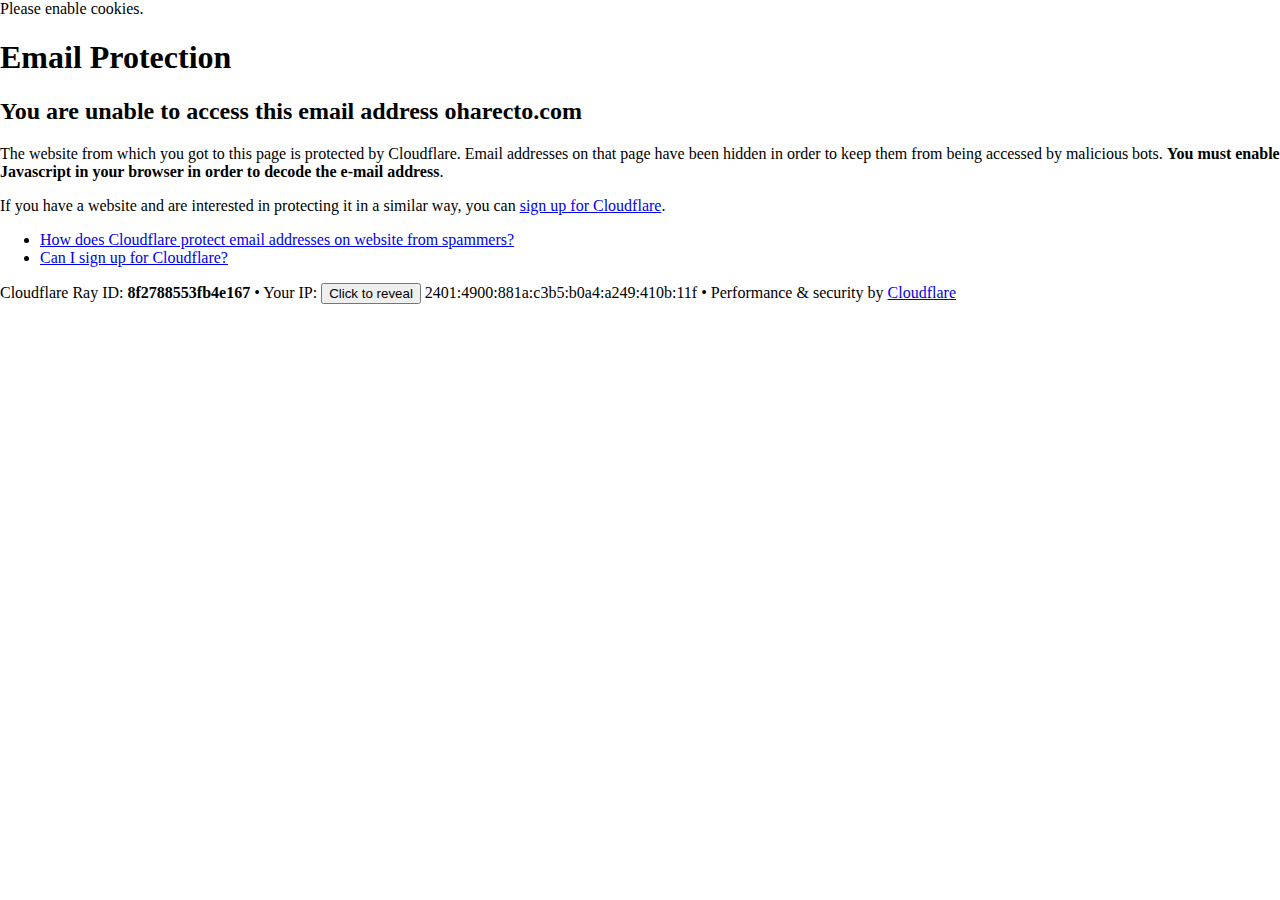
<file: cdn-cgi/l/email-protection.html>
<!DOCTYPE html>
<!--[if lt IE 7]> <html class="no-js ie6 oldie" lang="en-US"> <![endif]-->
<!--[if IE 7]>    <html class="no-js ie7 oldie" lang="en-US"> <![endif]-->
<!--[if IE 8]>    <html class="no-js ie8 oldie" lang="en-US"> <![endif]-->
<!--[if gt IE 8]><!--> <html class="no-js" lang="en-US"> <!--<![endif]-->

<!-- Mirrored from oharecto.com/cdn-cgi/l/email-protection by HTTrack Website Copier/3.x [XR&CO'2014], Sun, 15 Dec 2024 15:40:36 GMT -->
<!-- Added by HTTrack --><meta http-equiv="content-type" content="text/html;charset=UTF-8" /><!-- /Added by HTTrack -->
<head>
<title>Email Protection | Cloudflare</title>
<meta charset="UTF-8" />
<meta http-equiv="Content-Type" content="text/html; charset=UTF-8" />
<meta http-equiv="X-UA-Compatible" content="IE=Edge" />
<meta name="robots" content="noindex, nofollow" />
<meta name="viewport" content="width=device-width,initial-scale=1" />
<link rel="stylesheet" id="cf_styles-css" href="https://oharecto.com/cdn-cgi/styles/cf.errors.css" />
<!--[if lt IE 9]><link rel="stylesheet" id='cf_styles-ie-css' href="/cdn-cgi/styles/cf.errors.ie.css" /><![endif]-->
<style>body{margin:0;padding:0}</style>


<!--[if gte IE 10]><!-->
<script>
  if (!navigator.cookieEnabled) {
    window.addEventListener('DOMContentLoaded', function () {
      var cookieEl = document.getElementById('cookie-alert');
      cookieEl.style.display = 'block';
    })
  }
</script>
<!--<![endif]-->


</head>
<body>
  <div id="cf-wrapper">
    <div class="cf-alert cf-alert-error cf-cookie-error" id="cookie-alert" data-translate="enable_cookies">Please enable cookies.</div>
    <div id="cf-error-details" class="cf-error-details-wrapper">
      <div class="cf-wrapper cf-header cf-error-overview">
        <h1 data-translate="block_headline">Email Protection</h1>
        <h2 class="cf-subheadline"><span data-translate="unable_to_access">You are unable to access this email address</span> oharecto.com</h2>
      </div><!-- /.header -->

      <div class="cf-section cf-wrapper">
        <div class="cf-columns two">
          <div class="cf-column">
            <p>The website from which you got to this page is protected by Cloudflare. Email addresses on that page have been hidden in order to keep them from being accessed by malicious bots. <strong>You must enable Javascript in your browser in order to decode the e-mail address</strong>.</p>
            <p>If you have a website and are interested in protecting it in a similar way, you can <a rel="noopener noreferrer" href="https://www.cloudflare.com/sign-up?utm_source=email_protection">sign up for Cloudflare</a>.</p>
          </div>

          <div class="cf-column">
            <div class="grid_4">
              <div class="rail">
                  <div class="panel">
                      <ul class="nobullets">
                        <li><a rel="noopener noreferrer" class="modal-link-faq" href="https://support.cloudflare.com/hc/en-us/articles/200170016-What-is-Email-Address-Obfuscation-">How does Cloudflare protect email addresses on website from spammers?</a></li>
                        <li><a rel="noopener noreferrer" class="modal-link-faq" href="https://support.cloudflare.com/hc/en-us/categories/200275218-Getting-Started">Can I sign up for Cloudflare?</a></li>
                    </ul>
                </div>
              </div>
            </div>
          </div>
        </div>
      </div><!-- /.section -->

      <div class="cf-error-footer cf-wrapper w-240 lg:w-full py-10 sm:py-4 sm:px-8 mx-auto text-center sm:text-left border-solid border-0 border-t border-gray-300">
  <p class="text-13">
    <span class="cf-footer-item sm:block sm:mb-1">Cloudflare Ray ID: <strong class="font-semibold">8f2788553fb4e167</strong></span>
    <span class="cf-footer-separator sm:hidden">&bull;</span>
    <span id="cf-footer-item-ip" class="cf-footer-item hidden sm:block sm:mb-1">
      Your IP:
      <button type="button" id="cf-footer-ip-reveal" class="cf-footer-ip-reveal-btn">Click to reveal</button>
      <span class="hidden" id="cf-footer-ip">2401:4900:881a:c3b5:b0a4:a249:410b:11f</span>
      <span class="cf-footer-separator sm:hidden">&bull;</span>
    </span>
    <span class="cf-footer-item sm:block sm:mb-1"><span>Performance &amp; security by</span> <a rel="noopener noreferrer" href="https://www.cloudflare.com/5xx-error-landing" id="brand_link" target="_blank">Cloudflare</a></span>
    
  </p>
  <script>(function(){function d(){var b=a.getElementById("cf-footer-item-ip"),c=a.getElementById("cf-footer-ip-reveal");b&&"classList"in b&&(b.classList.remove("hidden"),c.addEventListener("click",function(){c.classList.add("hidden");a.getElementById("cf-footer-ip").classList.remove("hidden")}))}var a=document;document.addEventListener&&a.addEventListener("DOMContentLoaded",d)})();</script>
</div><!-- /.error-footer -->


    </div><!-- /#cf-error-details -->
  </div><!-- /#cf-wrapper -->

  <script>
  window._cf_translation = {};
  
  
</script>

</body>

<!-- Mirrored from oharecto.com/cdn-cgi/l/email-protection by HTTrack Website Copier/3.x [XR&CO'2014], Sun, 15 Dec 2024 15:40:36 GMT -->
</html>
</file>
<file: _app/immutable/assets/0.C8jSBDyF.css>
*,:before,:after{--tw-border-spacing-x: 0;--tw-border-spacing-y: 0;--tw-translate-x: 0;--tw-translate-y: 0;--tw-rotate: 0;--tw-skew-x: 0;--tw-skew-y: 0;--tw-scale-x: 1;--tw-scale-y: 1;--tw-pan-x: ;--tw-pan-y: ;--tw-pinch-zoom: ;--tw-scroll-snap-strictness: proximity;--tw-gradient-from-position: ;--tw-gradient-via-position: ;--tw-gradient-to-position: ;--tw-ordinal: ;--tw-slashed-zero: ;--tw-numeric-figure: ;--tw-numeric-spacing: ;--tw-numeric-fraction: ;--tw-ring-inset: ;--tw-ring-offset-width: 0px;--tw-ring-offset-color: #fff;--tw-ring-color: rgb(59 130 246 / .5);--tw-ring-offset-shadow: 0 0 #0000;--tw-ring-shadow: 0 0 #0000;--tw-shadow: 0 0 #0000;--tw-shadow-colored: 0 0 #0000;--tw-blur: ;--tw-brightness: ;--tw-contrast: ;--tw-grayscale: ;--tw-hue-rotate: ;--tw-invert: ;--tw-saturate: ;--tw-sepia: ;--tw-drop-shadow: ;--tw-backdrop-blur: ;--tw-backdrop-brightness: ;--tw-backdrop-contrast: ;--tw-backdrop-grayscale: ;--tw-backdrop-hue-rotate: ;--tw-backdrop-invert: ;--tw-backdrop-opacity: ;--tw-backdrop-saturate: ;--tw-backdrop-sepia: ;--tw-contain-size: ;--tw-contain-layout: ;--tw-contain-paint: ;--tw-contain-style: }::backdrop{--tw-border-spacing-x: 0;--tw-border-spacing-y: 0;--tw-translate-x: 0;--tw-translate-y: 0;--tw-rotate: 0;--tw-skew-x: 0;--tw-skew-y: 0;--tw-scale-x: 1;--tw-scale-y: 1;--tw-pan-x: ;--tw-pan-y: ;--tw-pinch-zoom: ;--tw-scroll-snap-strictness: proximity;--tw-gradient-from-position: ;--tw-gradient-via-position: ;--tw-gradient-to-position: ;--tw-ordinal: ;--tw-slashed-zero: ;--tw-numeric-figure: ;--tw-numeric-spacing: ;--tw-numeric-fraction: ;--tw-ring-inset: ;--tw-ring-offset-width: 0px;--tw-ring-offset-color: #fff;--tw-ring-color: rgb(59 130 246 / .5);--tw-ring-offset-shadow: 0 0 #0000;--tw-ring-shadow: 0 0 #0000;--tw-shadow: 0 0 #0000;--tw-shadow-colored: 0 0 #0000;--tw-blur: ;--tw-brightness: ;--tw-contrast: ;--tw-grayscale: ;--tw-hue-rotate: ;--tw-invert: ;--tw-saturate: ;--tw-sepia: ;--tw-drop-shadow: ;--tw-backdrop-blur: ;--tw-backdrop-brightness: ;--tw-backdrop-contrast: ;--tw-backdrop-grayscale: ;--tw-backdrop-hue-rotate: ;--tw-backdrop-invert: ;--tw-backdrop-opacity: ;--tw-backdrop-saturate: ;--tw-backdrop-sepia: ;--tw-contain-size: ;--tw-contain-layout: ;--tw-contain-paint: ;--tw-contain-style: }*,:before,:after{box-sizing:border-box;border-width:0;border-style:solid;border-color:#e5e7eb}:before,:after{--tw-content: ""}html,:host{line-height:1.5;-webkit-text-size-adjust:100%;-moz-tab-size:4;-o-tab-size:4;tab-size:4;font-family:ui-sans-serif,system-ui,sans-serif,"Apple Color Emoji","Segoe UI Emoji",Segoe UI Symbol,"Noto Color Emoji";font-feature-settings:normal;font-variation-settings:normal;-webkit-tap-highlight-color:transparent}body{margin:0;line-height:inherit}hr{height:0;color:inherit;border-top-width:1px}abbr:where([title]){-webkit-text-decoration:underline dotted;text-decoration:underline dotted}h1,h2,h3,h4,h5,h6{font-size:inherit;font-weight:inherit}a{color:inherit;text-decoration:inherit}b,strong{font-weight:bolder}code,kbd,samp,pre{font-family:ui-monospace,SFMono-Regular,Menlo,Monaco,Consolas,Liberation Mono,Courier New,monospace;font-feature-settings:normal;font-variation-settings:normal;font-size:1em}small{font-size:80%}sub,sup{font-size:75%;line-height:0;position:relative;vertical-align:baseline}sub{bottom:-.25em}sup{top:-.5em}table{text-indent:0;border-color:inherit;border-collapse:collapse}button,input,optgroup,select,textarea{font-family:inherit;font-feature-settings:inherit;font-variation-settings:inherit;font-size:100%;font-weight:inherit;line-height:inherit;letter-spacing:inherit;color:inherit;margin:0;padding:0}button,select{text-transform:none}button,input:where([type=button]),input:where([type=reset]),input:where([type=submit]){-webkit-appearance:button;background-color:transparent;background-image:none}:-moz-focusring{outline:auto}:-moz-ui-invalid{box-shadow:none}progress{vertical-align:baseline}::-webkit-inner-spin-button,::-webkit-outer-spin-button{height:auto}[type=search]{-webkit-appearance:textfield;outline-offset:-2px}::-webkit-search-decoration{-webkit-appearance:none}::-webkit-file-upload-button{-webkit-appearance:button;font:inherit}summary{display:list-item}blockquote,dl,dd,h1,h2,h3,h4,h5,h6,hr,figure,p,pre{margin:0}fieldset{margin:0;padding:0}legend{padding:0}ol,ul,menu{list-style:none;margin:0;padding:0}dialog{padding:0}textarea{resize:vertical}input::-moz-placeholder,textarea::-moz-placeholder{opacity:1;color:#9ca3af}input::placeholder,textarea::placeholder{opacity:1;color:#9ca3af}button,[role=button]{cursor:pointer}:disabled{cursor:default}img,svg,video,canvas,audio,iframe,embed,object{display:block;vertical-align:middle}img,video{max-width:100%;height:auto}[hidden]{display:none}:root,[data-theme]{background-color:var(--fallback-b1,oklch(var(--b1)/1));color:var(--fallback-bc,oklch(var(--bc)/1))}@supports not (color: oklch(0% 0 0)){:root{color-scheme:light;--fallback-p: #491eff;--fallback-pc: #d4dbff;--fallback-s: #ff41c7;--fallback-sc: #fff9fc;--fallback-a: #00cfbd;--fallback-ac: #00100d;--fallback-n: #2b3440;--fallback-nc: #d7dde4;--fallback-b1: #ffffff;--fallback-b2: #e5e6e6;--fallback-b3: #e5e6e6;--fallback-bc: #1f2937;--fallback-in: #00b3f0;--fallback-inc: #000000;--fallback-su: #00ca92;--fallback-suc: #000000;--fallback-wa: #ffc22d;--fallback-wac: #000000;--fallback-er: #ff6f70;--fallback-erc: #000000}@media (prefers-color-scheme: dark){:root{color-scheme:dark;--fallback-p: #7582ff;--fallback-pc: #050617;--fallback-s: #ff71cf;--fallback-sc: #190211;--fallback-a: #00c7b5;--fallback-ac: #000e0c;--fallback-n: #2a323c;--fallback-nc: #a6adbb;--fallback-b1: #1d232a;--fallback-b2: #191e24;--fallback-b3: #15191e;--fallback-bc: #a6adbb;--fallback-in: #00b3f0;--fallback-inc: #000000;--fallback-su: #00ca92;--fallback-suc: #000000;--fallback-wa: #ffc22d;--fallback-wac: #000000;--fallback-er: #ff6f70;--fallback-erc: #000000}}}html{-webkit-tap-highlight-color:transparent}*{scrollbar-color:color-mix(in oklch,currentColor 35%,transparent) transparent}*:hover{scrollbar-color:color-mix(in oklch,currentColor 60%,transparent) transparent}:root{--p: 86.4558% .15767 94.339428;--b2: 69.9501% .174167 137.96517;--b3: 64.685% .161058 137.96517;--in: 72.06% .191 231.6;--su: 64.8% .15 160;--wa: 84.71% .199 83.87;--er: 71.76% .221 22.18;--bc: 15.043% .037455 137.96517;--pc: 17.2912% .031534 94.339428;--sc: 20% 0 0;--ac: 80% 0 0;--nc: 85.7511% .007064 155.039502;--inc: 0% 0 0;--suc: 0% 0 0;--wac: 0% 0 0;--erc: 0% 0 0;--rounded-box: 1rem;--rounded-btn: .5rem;--rounded-badge: 1.9rem;--animation-btn: .25s;--animation-input: .2s;--btn-focus-scale: .95;--border-btn: 1px;--tab-border: 1px;--tab-radius: .5rem;--s: 100% 0 0;--a: 0% 0 0;--n: 28.7556% .03532 155.039502;--b1: 75.2151% .187277 137.96517}.paragraph{font-size:2.25rem;line-height:2.5rem}@media (min-width: 1024px){.paragraph{font-size:3rem;line-height:1}}.h1{font-size:52px;font-weight:700;text-transform:uppercase}@media (min-width: 768px){.h1{font-size:4vw}}.container{width:100%}@media (min-width: 640px){.container{max-width:640px}}@media (min-width: 768px){.container{max-width:768px}}@media (min-width: 1024px){.container{max-width:1024px}}@media (min-width: 1280px){.container{max-width:1280px}}@media (min-width: 1536px){.container{max-width:1536px}}@media (hover:hover){.table tr.hover:hover,.table tr.hover:nth-child(2n):hover{--tw-bg-opacity: 1;background-color:var(--fallback-b2,oklch(var(--b2)/var(--tw-bg-opacity)))}.table-zebra tr.hover:hover,.table-zebra tr.hover:nth-child(2n):hover{--tw-bg-opacity: 1;background-color:var(--fallback-b3,oklch(var(--b3)/var(--tw-bg-opacity)))}}.btn{display:inline-flex;height:3rem;min-height:3rem;flex-shrink:0;cursor:pointer;-webkit-user-select:none;-moz-user-select:none;user-select:none;flex-wrap:wrap;align-items:center;justify-content:center;border-radius:var(--rounded-btn, .5rem);border-color:transparent;border-color:oklch(var(--btn-color, var(--b2)) / var(--tw-border-opacity));padding-left:1rem;padding-right:1rem;text-align:center;font-size:.875rem;line-height:1em;gap:.5rem;font-weight:600;text-decoration-line:none;transition-duration:.2s;transition-timing-function:cubic-bezier(0,0,.2,1);border-width:var(--border-btn, 1px);transition-property:color,background-color,border-color,opacity,box-shadow,transform;--tw-text-opacity: 1;color:var(--fallback-bc,oklch(var(--bc)/var(--tw-text-opacity)));--tw-shadow: 0 1px 2px 0 rgb(0 0 0 / .05);--tw-shadow-colored: 0 1px 2px 0 var(--tw-shadow-color);box-shadow:var(--tw-ring-offset-shadow, 0 0 #0000),var(--tw-ring-shadow, 0 0 #0000),var(--tw-shadow);outline-color:var(--fallback-bc,oklch(var(--bc)/1));background-color:oklch(var(--btn-color, var(--b2)) / var(--tw-bg-opacity));--tw-bg-opacity: 1;--tw-border-opacity: 1}.btn-disabled,.btn[disabled],.btn:disabled{pointer-events:none}:where(.btn:is(input[type=checkbox])),:where(.btn:is(input[type=radio])){width:auto;-webkit-appearance:none;-moz-appearance:none;appearance:none}.btn:is(input[type=checkbox]):after,.btn:is(input[type=radio]):after{--tw-content: attr(aria-label);content:var(--tw-content)}.card{position:relative;display:flex;flex-direction:column;border-radius:var(--rounded-box, 1rem)}.card:focus{outline:2px solid transparent;outline-offset:2px}.card figure{display:flex;align-items:center;justify-content:center}.card.image-full{display:grid}.card.image-full:before{position:relative;content:"";z-index:10;border-radius:var(--rounded-box, 1rem);--tw-bg-opacity: 1;background-color:var(--fallback-n,oklch(var(--n)/var(--tw-bg-opacity)));opacity:.75}.card.image-full:before,.card.image-full>*{grid-column-start:1;grid-row-start:1}.card.image-full>figure img{height:100%;-o-object-fit:cover;object-fit:cover}.card.image-full>.card-body{position:relative;z-index:20;--tw-text-opacity: 1;color:var(--fallback-nc,oklch(var(--nc)/var(--tw-text-opacity)))}@media (hover: hover){.btn:hover{--tw-border-opacity: 1;border-color:var(--fallback-b3,oklch(var(--b3)/var(--tw-border-opacity)));--tw-bg-opacity: 1;background-color:var(--fallback-b3,oklch(var(--b3)/var(--tw-bg-opacity)))}@supports (color: color-mix(in oklab,black,black)){.btn:hover{background-color:color-mix(in oklab,oklch(var(--btn-color, var(--b2)) / var(--tw-bg-opacity, 1)) 90%,black);border-color:color-mix(in oklab,oklch(var(--btn-color, var(--b2)) / var(--tw-border-opacity, 1)) 90%,black)}}@supports not (color: oklch(0% 0 0)){.btn:hover{background-color:var(--btn-color, var(--fallback-b2));border-color:var(--btn-color, var(--fallback-b2))}}.btn.glass:hover{--glass-opacity: 25%;--glass-border-opacity: 15%}.btn-outline.btn-primary:hover{--tw-text-opacity: 1;color:var(--fallback-pc,oklch(var(--pc)/var(--tw-text-opacity)))}@supports (color: color-mix(in oklab,black,black)){.btn-outline.btn-primary:hover{background-color:color-mix(in oklab,var(--fallback-p,oklch(var(--p)/1)) 90%,black);border-color:color-mix(in oklab,var(--fallback-p,oklch(var(--p)/1)) 90%,black)}}.btn-outline.btn-accent:hover{--tw-text-opacity: 1;color:var(--fallback-ac,oklch(var(--ac)/var(--tw-text-opacity)))}@supports (color: color-mix(in oklab,black,black)){.btn-outline.btn-accent:hover{background-color:color-mix(in oklab,var(--fallback-a,oklch(var(--a)/1)) 90%,black);border-color:color-mix(in oklab,var(--fallback-a,oklch(var(--a)/1)) 90%,black)}}.btn-disabled:hover,.btn[disabled]:hover,.btn:disabled:hover{--tw-border-opacity: 0;background-color:var(--fallback-n,oklch(var(--n)/var(--tw-bg-opacity)));--tw-bg-opacity: .2;color:var(--fallback-bc,oklch(var(--bc)/var(--tw-text-opacity)));--tw-text-opacity: .2}@supports (color: color-mix(in oklab,black,black)){.btn:is(input[type=checkbox]:checked):hover,.btn:is(input[type=radio]:checked):hover{background-color:color-mix(in oklab,var(--fallback-p,oklch(var(--p)/1)) 90%,black);border-color:color-mix(in oklab,var(--fallback-p,oklch(var(--p)/1)) 90%,black)}}}.footer{display:grid;width:100%;grid-auto-flow:row;place-items:start;-moz-column-gap:1rem;column-gap:1rem;row-gap:2.5rem;font-size:.875rem;line-height:1.25rem}.footer>*{display:grid;place-items:start;gap:.5rem}@media (min-width: 48rem){.footer{grid-auto-flow:column}.footer-center{grid-auto-flow:row dense}}.hero{display:grid;width:100%;place-items:center;background-size:cover;background-position:center}.hero>*{grid-column-start:1;grid-row-start:1}.join{display:inline-flex;align-items:stretch;border-radius:var(--rounded-btn, .5rem)}.join :where(.join-item){border-start-end-radius:0;border-end-end-radius:0;border-end-start-radius:0;border-start-start-radius:0}.join .join-item:not(:first-child):not(:last-child),.join *:not(:first-child):not(:last-child) .join-item{border-start-end-radius:0;border-end-end-radius:0;border-end-start-radius:0;border-start-start-radius:0}.join .join-item:first-child:not(:last-child),.join *:first-child:not(:last-child) .join-item{border-start-end-radius:0;border-end-end-radius:0}.join .dropdown .join-item:first-child:not(:last-child),.join *:first-child:not(:last-child) .dropdown .join-item{border-start-end-radius:inherit;border-end-end-radius:inherit}.join :where(.join-item:first-child:not(:last-child)),.join :where(*:first-child:not(:last-child) .join-item){border-end-start-radius:inherit;border-start-start-radius:inherit}.join .join-item:last-child:not(:first-child),.join *:last-child:not(:first-child) .join-item{border-end-start-radius:0;border-start-start-radius:0}.join :where(.join-item:last-child:not(:first-child)),.join :where(*:last-child:not(:first-child) .join-item){border-start-end-radius:inherit;border-end-end-radius:inherit}@supports not selector(:has(*)){:where(.join *){border-radius:inherit}}@supports selector(:has(*)){:where(.join *:has(.join-item)){border-radius:inherit}}.link{cursor:pointer;text-decoration-line:underline}.steps{display:inline-grid;grid-auto-flow:column;overflow:hidden;overflow-x:auto;counter-reset:step;grid-auto-columns:1fr}.steps .step{display:grid;grid-template-columns:repeat(1,minmax(0,1fr));grid-template-columns:auto;grid-template-rows:repeat(2,minmax(0,1fr));grid-template-rows:40px 1fr;place-items:center;text-align:center;min-width:4rem}.swap{position:relative;display:inline-grid;-webkit-user-select:none;-moz-user-select:none;user-select:none;place-content:center;cursor:pointer}.swap>*{grid-column-start:1;grid-row-start:1;transition-duration:.3s;transition-timing-function:cubic-bezier(0,0,.2,1);transition-property:transform,opacity}.swap input{-webkit-appearance:none;-moz-appearance:none;appearance:none}.swap .swap-on,.swap .swap-indeterminate,.swap input:indeterminate~.swap-on{opacity:0}.swap input:checked~.swap-off,.swap-active .swap-off,.swap input:indeterminate~.swap-off{opacity:0}.swap input:checked~.swap-on,.swap-active .swap-on,.swap input:indeterminate~.swap-indeterminate{opacity:1}@media (prefers-reduced-motion: no-preference){.btn{animation:button-pop var(--animation-btn, .25s) ease-out}}.btn:active:hover,.btn:active:focus{animation:button-pop 0s ease-out;transform:scale(var(--btn-focus-scale, .97))}@supports not (color: oklch(0% 0 0)){.btn{background-color:var(--btn-color, var(--fallback-b2));border-color:var(--btn-color, var(--fallback-b2))}.btn-primary{--btn-color: var(--fallback-p)}.btn-accent{--btn-color: var(--fallback-a)}}@supports (color: color-mix(in oklab,black,black)){.btn-outline.btn-primary.btn-active{background-color:color-mix(in oklab,var(--fallback-p,oklch(var(--p)/1)) 90%,black);border-color:color-mix(in oklab,var(--fallback-p,oklch(var(--p)/1)) 90%,black)}.btn-outline.btn-accent.btn-active{background-color:color-mix(in oklab,var(--fallback-a,oklch(var(--a)/1)) 90%,black);border-color:color-mix(in oklab,var(--fallback-a,oklch(var(--a)/1)) 90%,black)}}.btn:focus-visible{outline-style:solid;outline-width:2px;outline-offset:2px}.btn-primary{--tw-text-opacity: 1;color:var(--fallback-pc,oklch(var(--pc)/var(--tw-text-opacity)));outline-color:var(--fallback-p,oklch(var(--p)/1))}@supports (color: oklch(0% 0 0)){.btn-primary{--btn-color: var(--p)}.btn-accent{--btn-color: var(--a)}}.btn-accent{--tw-text-opacity: 1;color:var(--fallback-ac,oklch(var(--ac)/var(--tw-text-opacity)));outline-color:var(--fallback-a,oklch(var(--a)/1))}.btn.glass{--tw-shadow: 0 0 #0000;--tw-shadow-colored: 0 0 #0000;box-shadow:var(--tw-ring-offset-shadow, 0 0 #0000),var(--tw-ring-shadow, 0 0 #0000),var(--tw-shadow);outline-color:currentColor}.btn.glass.btn-active{--glass-opacity: 25%;--glass-border-opacity: 15%}.btn-outline.btn-primary{--tw-text-opacity: 1;color:var(--fallback-p,oklch(var(--p)/var(--tw-text-opacity)))}.btn-outline.btn-primary.btn-active{--tw-text-opacity: 1;color:var(--fallback-pc,oklch(var(--pc)/var(--tw-text-opacity)))}.btn-outline.btn-accent{--tw-text-opacity: 1;color:var(--fallback-a,oklch(var(--a)/var(--tw-text-opacity)))}.btn-outline.btn-accent.btn-active{--tw-text-opacity: 1;color:var(--fallback-ac,oklch(var(--ac)/var(--tw-text-opacity)))}.btn.btn-disabled,.btn[disabled],.btn:disabled{--tw-border-opacity: 0;background-color:var(--fallback-n,oklch(var(--n)/var(--tw-bg-opacity)));--tw-bg-opacity: .2;color:var(--fallback-bc,oklch(var(--bc)/var(--tw-text-opacity)));--tw-text-opacity: .2}.btn:is(input[type=checkbox]:checked),.btn:is(input[type=radio]:checked){--tw-border-opacity: 1;border-color:var(--fallback-p,oklch(var(--p)/var(--tw-border-opacity)));--tw-bg-opacity: 1;background-color:var(--fallback-p,oklch(var(--p)/var(--tw-bg-opacity)));--tw-text-opacity: 1;color:var(--fallback-pc,oklch(var(--pc)/var(--tw-text-opacity)))}.btn:is(input[type=checkbox]:checked):focus-visible,.btn:is(input[type=radio]:checked):focus-visible{outline-color:var(--fallback-p,oklch(var(--p)/1))}@keyframes button-pop{0%{transform:scale(var(--btn-focus-scale, .98))}40%{transform:scale(1.02)}to{transform:scale(1)}}.card :where(figure:first-child){overflow:hidden;border-start-start-radius:inherit;border-start-end-radius:inherit;border-end-start-radius:unset;border-end-end-radius:unset}.card :where(figure:last-child){overflow:hidden;border-start-start-radius:unset;border-start-end-radius:unset;border-end-start-radius:inherit;border-end-end-radius:inherit}.card:focus-visible{outline:2px solid currentColor;outline-offset:2px}.card.bordered{border-width:1px;--tw-border-opacity: 1;border-color:var(--fallback-b2,oklch(var(--b2)/var(--tw-border-opacity)))}.card.compact .card-body{padding:1rem;font-size:.875rem;line-height:1.25rem}.card.image-full :where(figure){overflow:hidden;border-radius:inherit}@keyframes checkmark{0%{background-position-y:5px}50%{background-position-y:-2px}to{background-position-y:0}}.join>:where(*:not(:first-child)){margin-top:0;margin-bottom:0;margin-inline-start:-1px}.join>:where(*:not(:first-child)):is(.btn){margin-inline-start:calc(var(--border-btn) * -1)}.link:focus{outline:2px solid transparent;outline-offset:2px}.link:focus-visible{outline:2px solid currentColor;outline-offset:2px}.mockup-phone .display{overflow:hidden;border-radius:40px;margin-top:-25px}@keyframes modal-pop{0%{opacity:0}}@keyframes progress-loading{50%{background-position-x:-115%}}@keyframes radiomark{0%{box-shadow:0 0 0 12px var(--fallback-b1,oklch(var(--b1)/1)) inset,0 0 0 12px var(--fallback-b1,oklch(var(--b1)/1)) inset}50%{box-shadow:0 0 0 3px var(--fallback-b1,oklch(var(--b1)/1)) inset,0 0 0 3px var(--fallback-b1,oklch(var(--b1)/1)) inset}to{box-shadow:0 0 0 4px var(--fallback-b1,oklch(var(--b1)/1)) inset,0 0 0 4px var(--fallback-b1,oklch(var(--b1)/1)) inset}}@keyframes rating-pop{0%{transform:translateY(-.125em)}40%{transform:translateY(-.125em)}to{transform:translateY(0)}}@keyframes skeleton{0%{background-position:150%}to{background-position:-50%}}.steps .step:before{top:0;grid-column-start:1;grid-row-start:1;height:.5rem;width:100%;transform:translate(var(--tw-translate-x),var(--tw-translate-y)) rotate(var(--tw-rotate)) skew(var(--tw-skew-x)) skewY(var(--tw-skew-y)) scaleX(var(--tw-scale-x)) scaleY(var(--tw-scale-y));--tw-bg-opacity: 1;background-color:var(--fallback-b3,oklch(var(--b3)/var(--tw-bg-opacity)));--tw-text-opacity: 1;color:var(--fallback-bc,oklch(var(--bc)/var(--tw-text-opacity)));content:"";margin-inline-start:-100%}.steps .step:after{content:counter(step);counter-increment:step;z-index:1;position:relative;grid-column-start:1;grid-row-start:1;display:grid;height:2rem;width:2rem;place-items:center;place-self:center;border-radius:9999px;--tw-bg-opacity: 1;background-color:var(--fallback-b3,oklch(var(--b3)/var(--tw-bg-opacity)));--tw-text-opacity: 1;color:var(--fallback-bc,oklch(var(--bc)/var(--tw-text-opacity)))}.steps .step:first-child:before{content:none}.steps .step[data-content]:after{content:attr(data-content)}.steps .step-neutral+.step-neutral:before,.steps .step-neutral:after{--tw-bg-opacity: 1;background-color:var(--fallback-n,oklch(var(--n)/var(--tw-bg-opacity)));--tw-text-opacity: 1;color:var(--fallback-nc,oklch(var(--nc)/var(--tw-text-opacity)))}.steps .step-primary+.step-primary:before,.steps .step-primary:after{--tw-bg-opacity: 1;background-color:var(--fallback-p,oklch(var(--p)/var(--tw-bg-opacity)));--tw-text-opacity: 1;color:var(--fallback-pc,oklch(var(--pc)/var(--tw-text-opacity)))}.steps .step-secondary+.step-secondary:before,.steps .step-secondary:after{--tw-bg-opacity: 1;background-color:var(--fallback-s,oklch(var(--s)/var(--tw-bg-opacity)));--tw-text-opacity: 1;color:var(--fallback-sc,oklch(var(--sc)/var(--tw-text-opacity)))}.steps .step-accent+.step-accent:before,.steps .step-accent:after{--tw-bg-opacity: 1;background-color:var(--fallback-a,oklch(var(--a)/var(--tw-bg-opacity)));--tw-text-opacity: 1;color:var(--fallback-ac,oklch(var(--ac)/var(--tw-text-opacity)))}.steps .step-info+.step-info:before{--tw-bg-opacity: 1;background-color:var(--fallback-in,oklch(var(--in)/var(--tw-bg-opacity)))}.steps .step-info:after{--tw-bg-opacity: 1;background-color:var(--fallback-in,oklch(var(--in)/var(--tw-bg-opacity)));--tw-text-opacity: 1;color:var(--fallback-inc,oklch(var(--inc)/var(--tw-text-opacity)))}.steps .step-success+.step-success:before{--tw-bg-opacity: 1;background-color:var(--fallback-su,oklch(var(--su)/var(--tw-bg-opacity)))}.steps .step-success:after{--tw-bg-opacity: 1;background-color:var(--fallback-su,oklch(var(--su)/var(--tw-bg-opacity)));--tw-text-opacity: 1;color:var(--fallback-suc,oklch(var(--suc)/var(--tw-text-opacity)))}.steps .step-warning+.step-warning:before{--tw-bg-opacity: 1;background-color:var(--fallback-wa,oklch(var(--wa)/var(--tw-bg-opacity)))}.steps .step-warning:after{--tw-bg-opacity: 1;background-color:var(--fallback-wa,oklch(var(--wa)/var(--tw-bg-opacity)));--tw-text-opacity: 1;color:var(--fallback-wac,oklch(var(--wac)/var(--tw-text-opacity)))}.steps .step-error+.step-error:before{--tw-bg-opacity: 1;background-color:var(--fallback-er,oklch(var(--er)/var(--tw-bg-opacity)))}.steps .step-error:after{--tw-bg-opacity: 1;background-color:var(--fallback-er,oklch(var(--er)/var(--tw-bg-opacity)));--tw-text-opacity: 1;color:var(--fallback-erc,oklch(var(--erc)/var(--tw-text-opacity)))}@keyframes toast-pop{0%{transform:scale(.9);opacity:0}to{transform:scale(1);opacity:1}}.btn-lg{height:4rem;min-height:4rem;padding-left:1.5rem;padding-right:1.5rem;font-size:1.125rem}.btn-wide{width:16rem}.btn-square:where(.btn-lg){height:4rem;width:4rem;padding:0}.btn-circle:where(.btn-lg){height:4rem;width:4rem;border-radius:9999px;padding:0}.join.join-vertical{flex-direction:column}.join.join-vertical .join-item:first-child:not(:last-child),.join.join-vertical *:first-child:not(:last-child) .join-item{border-end-start-radius:0;border-end-end-radius:0;border-start-start-radius:inherit;border-start-end-radius:inherit}.join.join-vertical .join-item:last-child:not(:first-child),.join.join-vertical *:last-child:not(:first-child) .join-item{border-start-start-radius:0;border-start-end-radius:0;border-end-start-radius:inherit;border-end-end-radius:inherit}.join.join-horizontal{flex-direction:row}.join.join-horizontal .join-item:first-child:not(:last-child),.join.join-horizontal *:first-child:not(:last-child) .join-item{border-end-end-radius:0;border-start-end-radius:0;border-end-start-radius:inherit;border-start-start-radius:inherit}.join.join-horizontal .join-item:last-child:not(:first-child),.join.join-horizontal *:last-child:not(:first-child) .join-item{border-end-start-radius:0;border-start-start-radius:0;border-end-end-radius:inherit;border-start-end-radius:inherit}.join.join-vertical>:where(*:not(:first-child)){margin-left:0;margin-right:0;margin-top:-1px}.join.join-vertical>:where(*:not(:first-child)):is(.btn){margin-top:calc(var(--border-btn) * -1)}.join.join-horizontal>:where(*:not(:first-child)){margin-top:0;margin-bottom:0;margin-inline-start:-1px}.join.join-horizontal>:where(*:not(:first-child)):is(.btn){margin-inline-start:calc(var(--border-btn) * -1);margin-top:0}.relative{position:relative}.-z-10{z-index:-10}.row-start-3{grid-row-start:3}.row-start-4{grid-row-start:4}.block{display:block}.flex{display:flex}.grid{display:grid}.contents{display:contents}.hidden{display:none}.h-20{height:5rem}.h-\[10vh\]{height:10vh}.h-max{height:-moz-max-content;height:max-content}.w-\[2rem\]{width:2rem}.w-\[90vw\]{width:90vw}.w-\[95vw\]{width:95vw}.w-full{width:100%}.w-max{width:-moz-max-content;width:max-content}.transform{transform:translate(var(--tw-translate-x),var(--tw-translate-y)) rotate(var(--tw-rotate)) skew(var(--tw-skew-x)) skewY(var(--tw-skew-y)) scaleX(var(--tw-scale-x)) scaleY(var(--tw-scale-y))}.grid-cols-1{grid-template-columns:repeat(1,minmax(0,1fr))}.flex-col{flex-direction:column}.place-content-center{place-content:center}.place-items-center{place-items:center}.content-between{align-content:space-between}.items-center{align-items:center}.justify-center{justify-content:center}.justify-between{justify-content:space-between}.justify-items-center{justify-items:center}.gap-10{gap:2.5rem}.gap-16{gap:4rem}.gap-2{gap:.5rem}.gap-3{gap:.75rem}.gap-5{gap:1.25rem}.overflow-hidden{overflow:hidden}.text-ellipsis{text-overflow:ellipsis}.border-4{border-width:4px}.border-y-2{border-top-width:2px;border-bottom-width:2px}.border-black{--tw-border-opacity: 1;border-color:rgb(0 0 0 / var(--tw-border-opacity))}.border-primary-content{--tw-border-opacity: 1;border-color:var(--fallback-pc,oklch(var(--pc)/var(--tw-border-opacity)))}.bg-accent{--tw-bg-opacity: 1;background-color:var(--fallback-a,oklch(var(--a)/var(--tw-bg-opacity)))}.bg-base-100{--tw-bg-opacity: 1;background-color:var(--fallback-b1,oklch(var(--b1)/var(--tw-bg-opacity)))}.bg-base-200{--tw-bg-opacity: 1;background-color:var(--fallback-b2,oklch(var(--b2)/var(--tw-bg-opacity)))}.bg-black{--tw-bg-opacity: 1;background-color:rgb(0 0 0 / var(--tw-bg-opacity))}.bg-red-600{--tw-bg-opacity: 1;background-color:rgb(220 38 38 / var(--tw-bg-opacity))}.bg-secondary-content{--tw-bg-opacity: 1;background-color:var(--fallback-sc,oklch(var(--sc)/var(--tw-bg-opacity)))}.bg-opacity-70{--tw-bg-opacity: .7}.bg-opacity-75{--tw-bg-opacity: .75}.p-2{padding:.5rem}.p-4{padding:1rem}.p-5{padding:1.25rem}.py-\[9vh\]{padding-top:9vh;padding-bottom:9vh}.pr-10{padding-right:2.5rem}.pt-4{padding-top:1rem}.text-center{text-align:center}.text-justify{text-align:justify}.font-Hare1{font-family:Ohare1,Inter,sans-serif}.font-Hare2{font-family:Ohare2,Inter,sans-serif}.font-Hare3{font-family:Ohare3,Inter,sans-serif}.text-2xl{font-size:1.5rem;line-height:2rem}.text-3xl{font-size:1.875rem;line-height:2.25rem}.text-5xl{font-size:3rem;line-height:1}.text-6xl{font-size:3.75rem;line-height:1}.text-\[12vw\]{font-size:12vw}.text-\[20px\]{font-size:20px}.text-\[25px\]{font-size:25px}.text-\[4vw\]{font-size:4vw}.text-base{font-size:1rem;line-height:1.5rem}.text-lg{font-size:1.125rem;line-height:1.75rem}.text-xl{font-size:1.25rem;line-height:1.75rem}.text-xs{font-size:.75rem;line-height:1rem}.font-black{font-weight:900}.font-bold{font-weight:700}.font-thin{font-weight:100}.uppercase{text-transform:uppercase}.italic{font-style:italic}.text-\[\#4ffe31\]{--tw-text-opacity: 1;color:rgb(79 254 49 / var(--tw-text-opacity))}.text-primary{--tw-text-opacity: 1;color:var(--fallback-p,oklch(var(--p)/var(--tw-text-opacity)))}.text-red-500{--tw-text-opacity: 1;color:rgb(239 68 68 / var(--tw-text-opacity))}.text-slate-300{--tw-text-opacity: 1;color:rgb(203 213 225 / var(--tw-text-opacity))}.text-white{--tw-text-opacity: 1;color:rgb(255 255 255 / var(--tw-text-opacity))}.backdrop-blur{--tw-backdrop-blur: blur(8px);-webkit-backdrop-filter:var(--tw-backdrop-blur) var(--tw-backdrop-brightness) var(--tw-backdrop-contrast) var(--tw-backdrop-grayscale) var(--tw-backdrop-hue-rotate) var(--tw-backdrop-invert) var(--tw-backdrop-opacity) var(--tw-backdrop-saturate) var(--tw-backdrop-sepia);backdrop-filter:var(--tw-backdrop-blur) var(--tw-backdrop-brightness) var(--tw-backdrop-contrast) var(--tw-backdrop-grayscale) var(--tw-backdrop-hue-rotate) var(--tw-backdrop-invert) var(--tw-backdrop-opacity) var(--tw-backdrop-saturate) var(--tw-backdrop-sepia)}.transition{transition-property:color,background-color,border-color,text-decoration-color,fill,stroke,opacity,box-shadow,transform,filter,-webkit-backdrop-filter;transition-property:color,background-color,border-color,text-decoration-color,fill,stroke,opacity,box-shadow,transform,filter,backdrop-filter;transition-property:color,background-color,border-color,text-decoration-color,fill,stroke,opacity,box-shadow,transform,filter,backdrop-filter,-webkit-backdrop-filter;transition-timing-function:cubic-bezier(.4,0,.2,1);transition-duration:.15s}.transition-all{transition-property:all;transition-timing-function:cubic-bezier(.4,0,.2,1);transition-duration:.15s}.ease-in-out{transition-timing-function:cubic-bezier(.4,0,.2,1)}@font-face{font-family:Ohare1;src:url(JustAnotherHand-Regular.BnQqDmf0.ttf)}@font-face{font-family:Ohare2;src:url(displayFont._XlMmEGd.ttf)}@font-face{font-family:Ohare3;src:url(oahre-font-3.DCvfPqBJ.ttf)}@media (min-width: 1024px){.lg\:h1{font-size:52px;font-weight:700;text-transform:uppercase}@media (min-width: 768px){.lg\:h1{font-size:4vw}}}@media (hover: hover){.hover\:btn-primary:hover.btn-outline:hover{--tw-text-opacity: 1;color:var(--fallback-pc,oklch(var(--pc)/var(--tw-text-opacity)))}@supports (color: color-mix(in oklab,black,black)){.hover\:btn-primary:hover.btn-outline:hover{background-color:color-mix(in oklab,var(--fallback-p,oklch(var(--p)/1)) 90%,black);border-color:color-mix(in oklab,var(--fallback-p,oklch(var(--p)/1)) 90%,black)}}}@supports not (color: oklch(0% 0 0)){.hover\:btn-primary:hover{--btn-color: var(--fallback-p)}}@supports (color: color-mix(in oklab,black,black)){.hover\:btn-primary:hover.btn-outline.btn-active{background-color:color-mix(in oklab,var(--fallback-p,oklch(var(--p)/1)) 90%,black);border-color:color-mix(in oklab,var(--fallback-p,oklch(var(--p)/1)) 90%,black)}}.hover\:btn-primary:hover{--tw-text-opacity: 1;color:var(--fallback-pc,oklch(var(--pc)/var(--tw-text-opacity)));outline-color:var(--fallback-p,oklch(var(--p)/1))}@supports (color: oklch(0% 0 0)){.hover\:btn-primary:hover{--btn-color: var(--p)}}.hover\:btn-primary:hover.btn-outline{--tw-text-opacity: 1;color:var(--fallback-p,oklch(var(--p)/var(--tw-text-opacity)))}.hover\:btn-primary:hover.btn-outline.btn-active{--tw-text-opacity: 1;color:var(--fallback-pc,oklch(var(--pc)/var(--tw-text-opacity)))}@media (min-width: 1024px){.lg\:btn-lg{height:4rem;min-height:4rem;padding-left:1.5rem;padding-right:1.5rem;font-size:1.125rem}.btn-square:where(.lg\:btn-lg){height:4rem;width:4rem;padding:0}.btn-circle:where(.lg\:btn-lg){height:4rem;width:4rem;border-radius:9999px;padding:0}}@media (min-width: 768px){.md\:grid{display:grid}.md\:hidden{display:none}.md\:gap-10{gap:2.5rem}.md\:text-\[2vw\]{font-size:2vw}.md\:text-\[3vh\]{font-size:3vh}.md\:text-\[5vh\]{font-size:5vh}}@media (min-width: 1024px){.lg\:col-span-2{grid-column:span 2 / span 2}.lg\:row-start-2{grid-row-start:2}.lg\:block{display:block}.lg\:grid{display:grid}.lg\:hidden{display:none}.lg\:w-\[2\.5rem\]{width:2.5rem}.lg\:w-\[70vw\]{width:70vw}.lg\:grid-cols-2{grid-template-columns:repeat(2,minmax(0,1fr))}.lg\:gap-5{gap:1.25rem}.lg\:\!py-0{padding-top:0!important;padding-bottom:0!important}.lg\:py-\[15vh\]{padding-top:15vh;padding-bottom:15vh}.lg\:text-2xl{font-size:1.5rem;line-height:2rem}.lg\:text-4xl{font-size:2.25rem;line-height:2.5rem}.lg\:text-8xl{font-size:6rem;line-height:1}.lg\:text-\[1\.3vw\]{font-size:1.3vw}.lg\:text-\[10px\]{font-size:10px}}@media (min-width: 1280px){.xl\:col-span-2{grid-column:span 2 / span 2}.xl\:grid-cols-2{grid-template-columns:repeat(2,minmax(0,1fr))}.xl\:grid-cols-4{grid-template-columns:repeat(4,minmax(0,1fr))}}.font-shadow.svelte-1alv5k4{text-shadow:2px 2px 7px black}
</file>
<file: _app/immutable/assets/2.AH5sw40b.css>
.pulse.svelte-51tw96{animation:svelte-51tw96-pulse 5s infinite ease-in-out alternate}@keyframes svelte-51tw96-pulse{0%{transform:scale(.9)}to{transform:scale(1)}}.move.svelte-1mogfex{animation:svelte-1mogfex-move 25s linear infinite;transition:all 1srgb(90,89,78)}@keyframes svelte-1mogfex-move{0%{transform:translate(0)}to{transform:translate(-50%)}}
</file>
